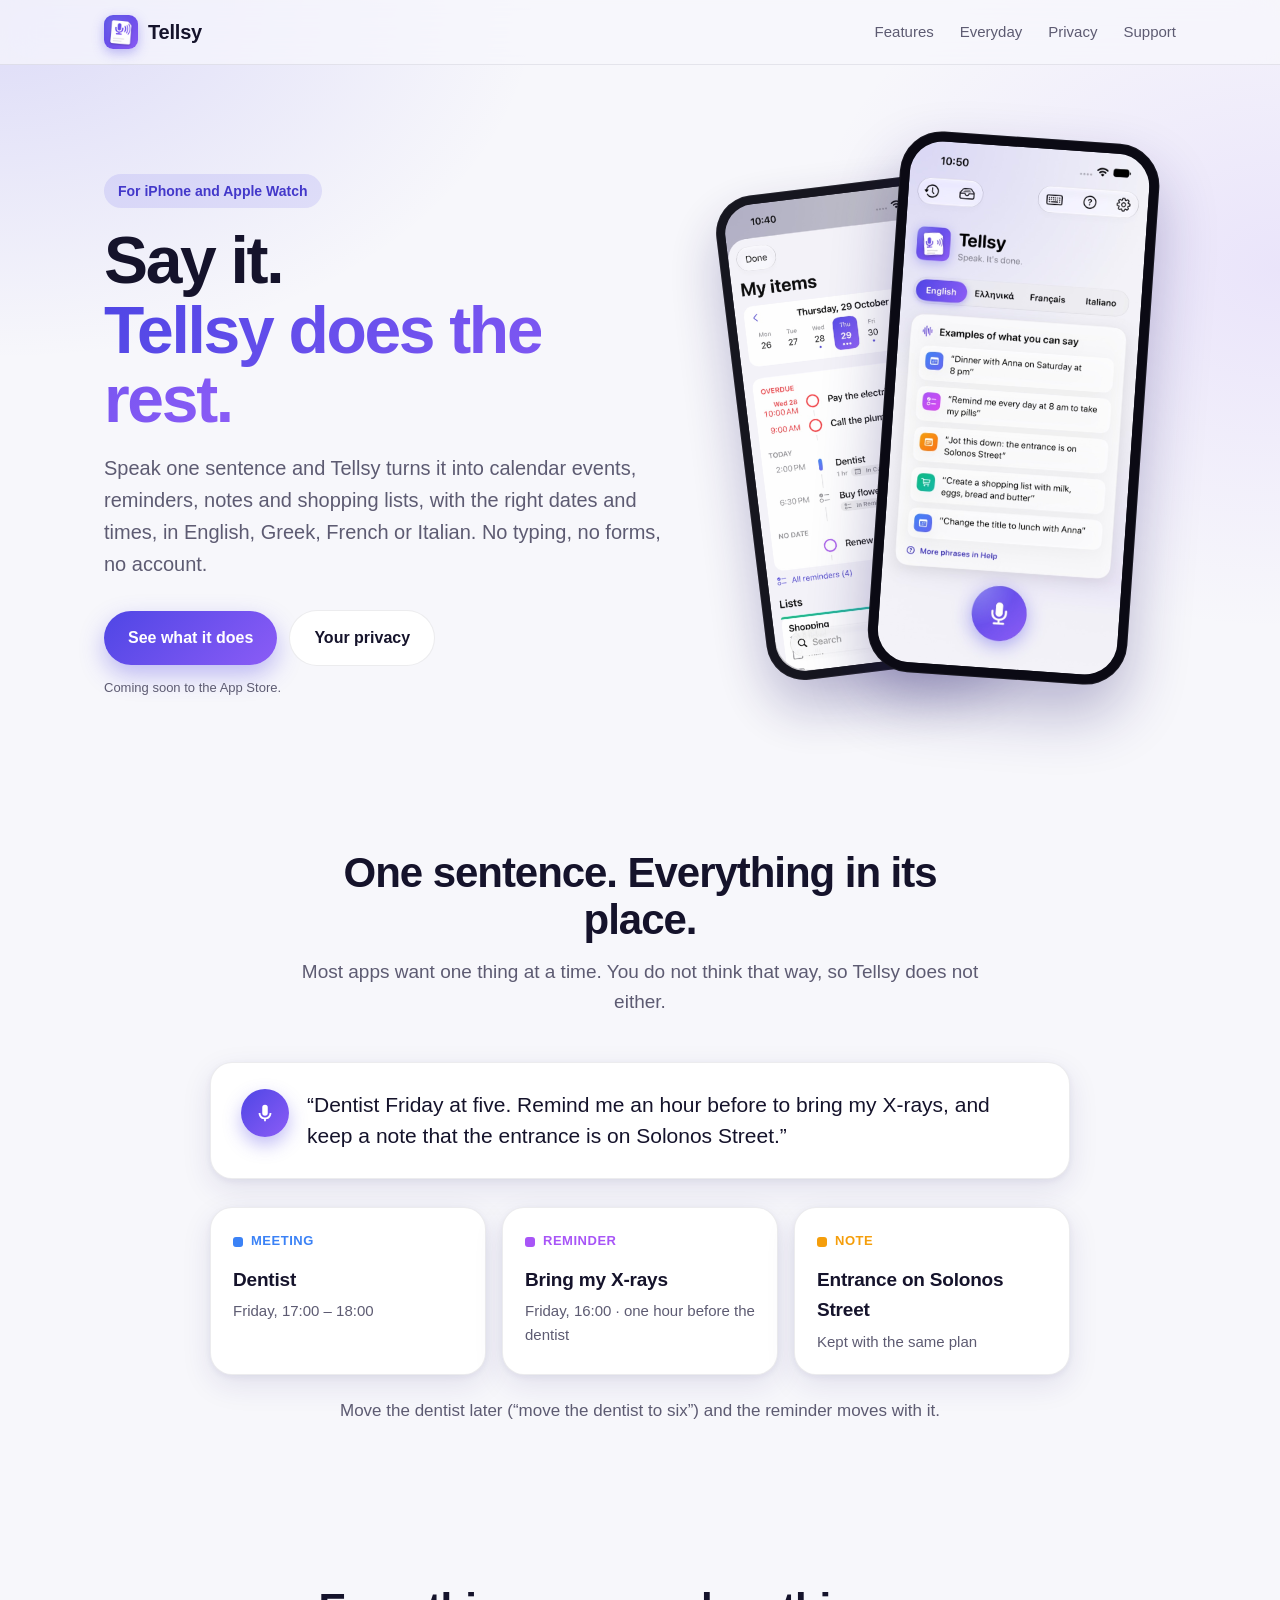
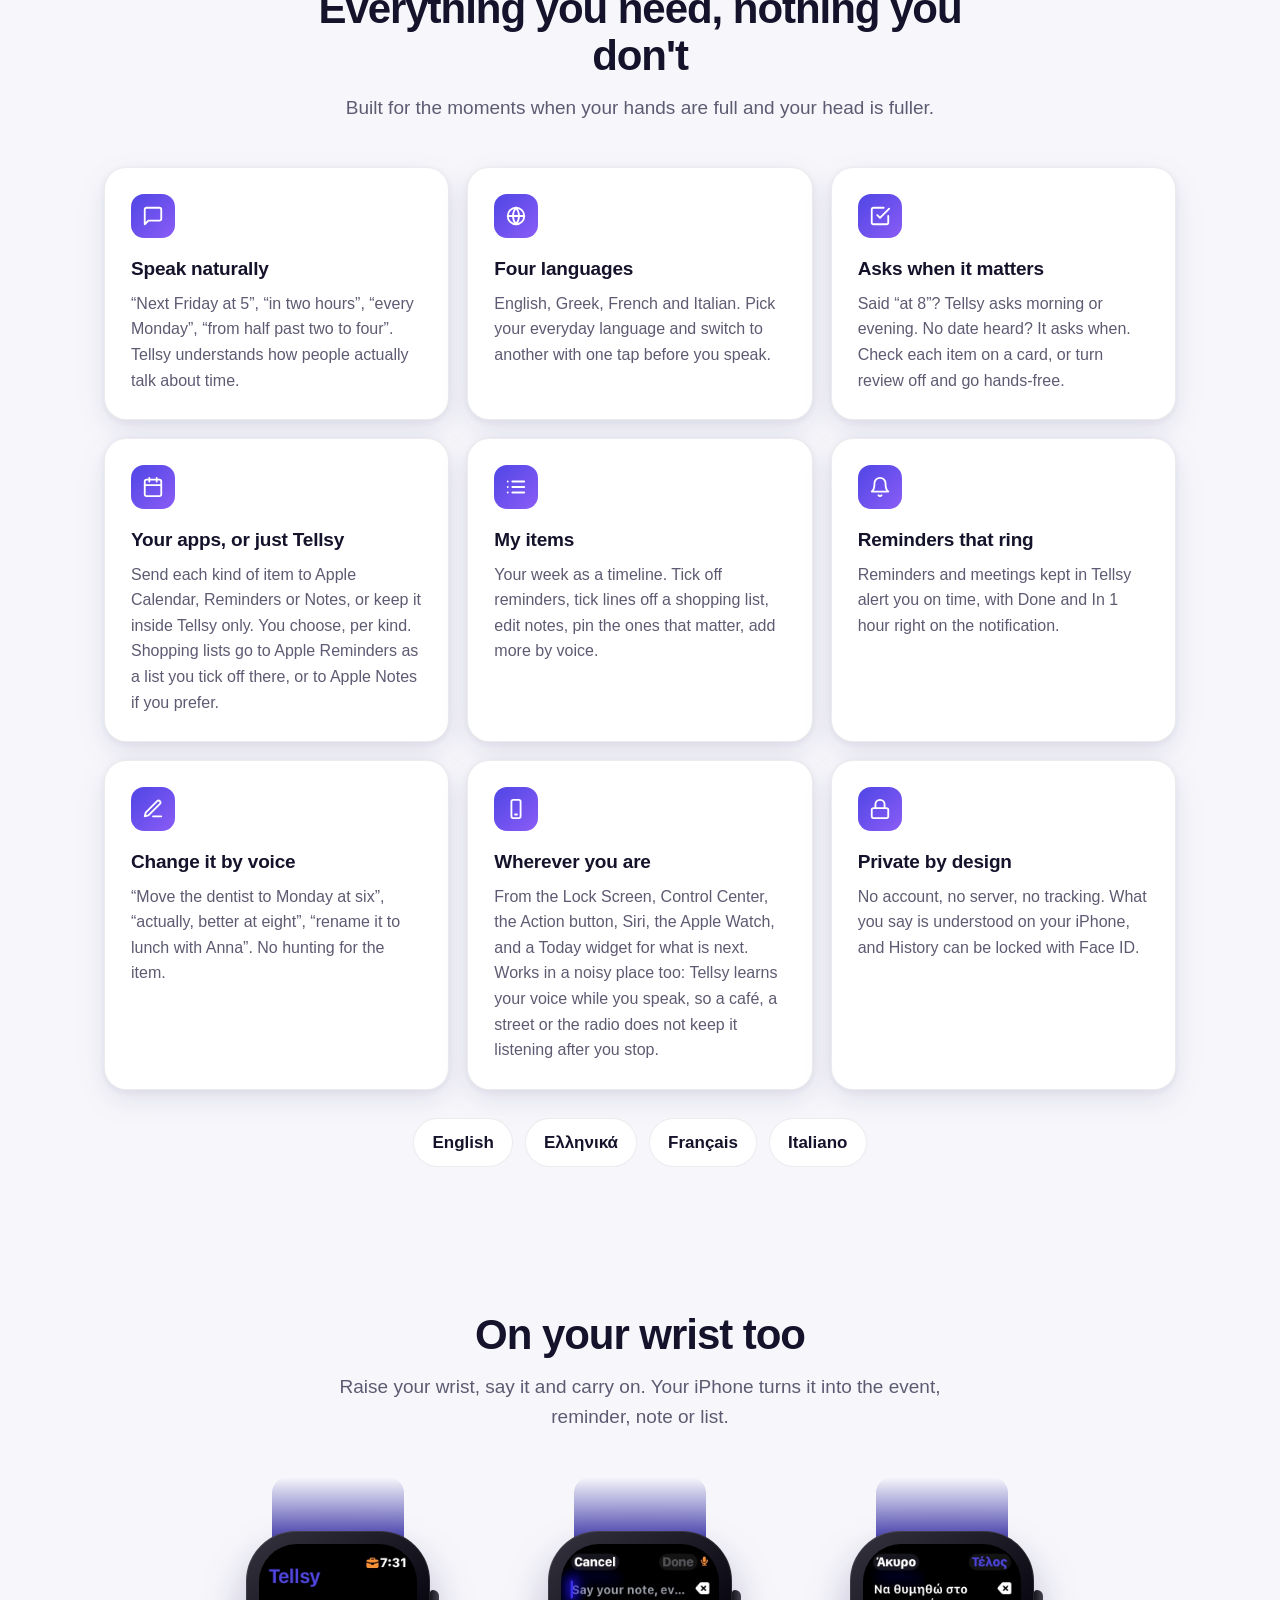
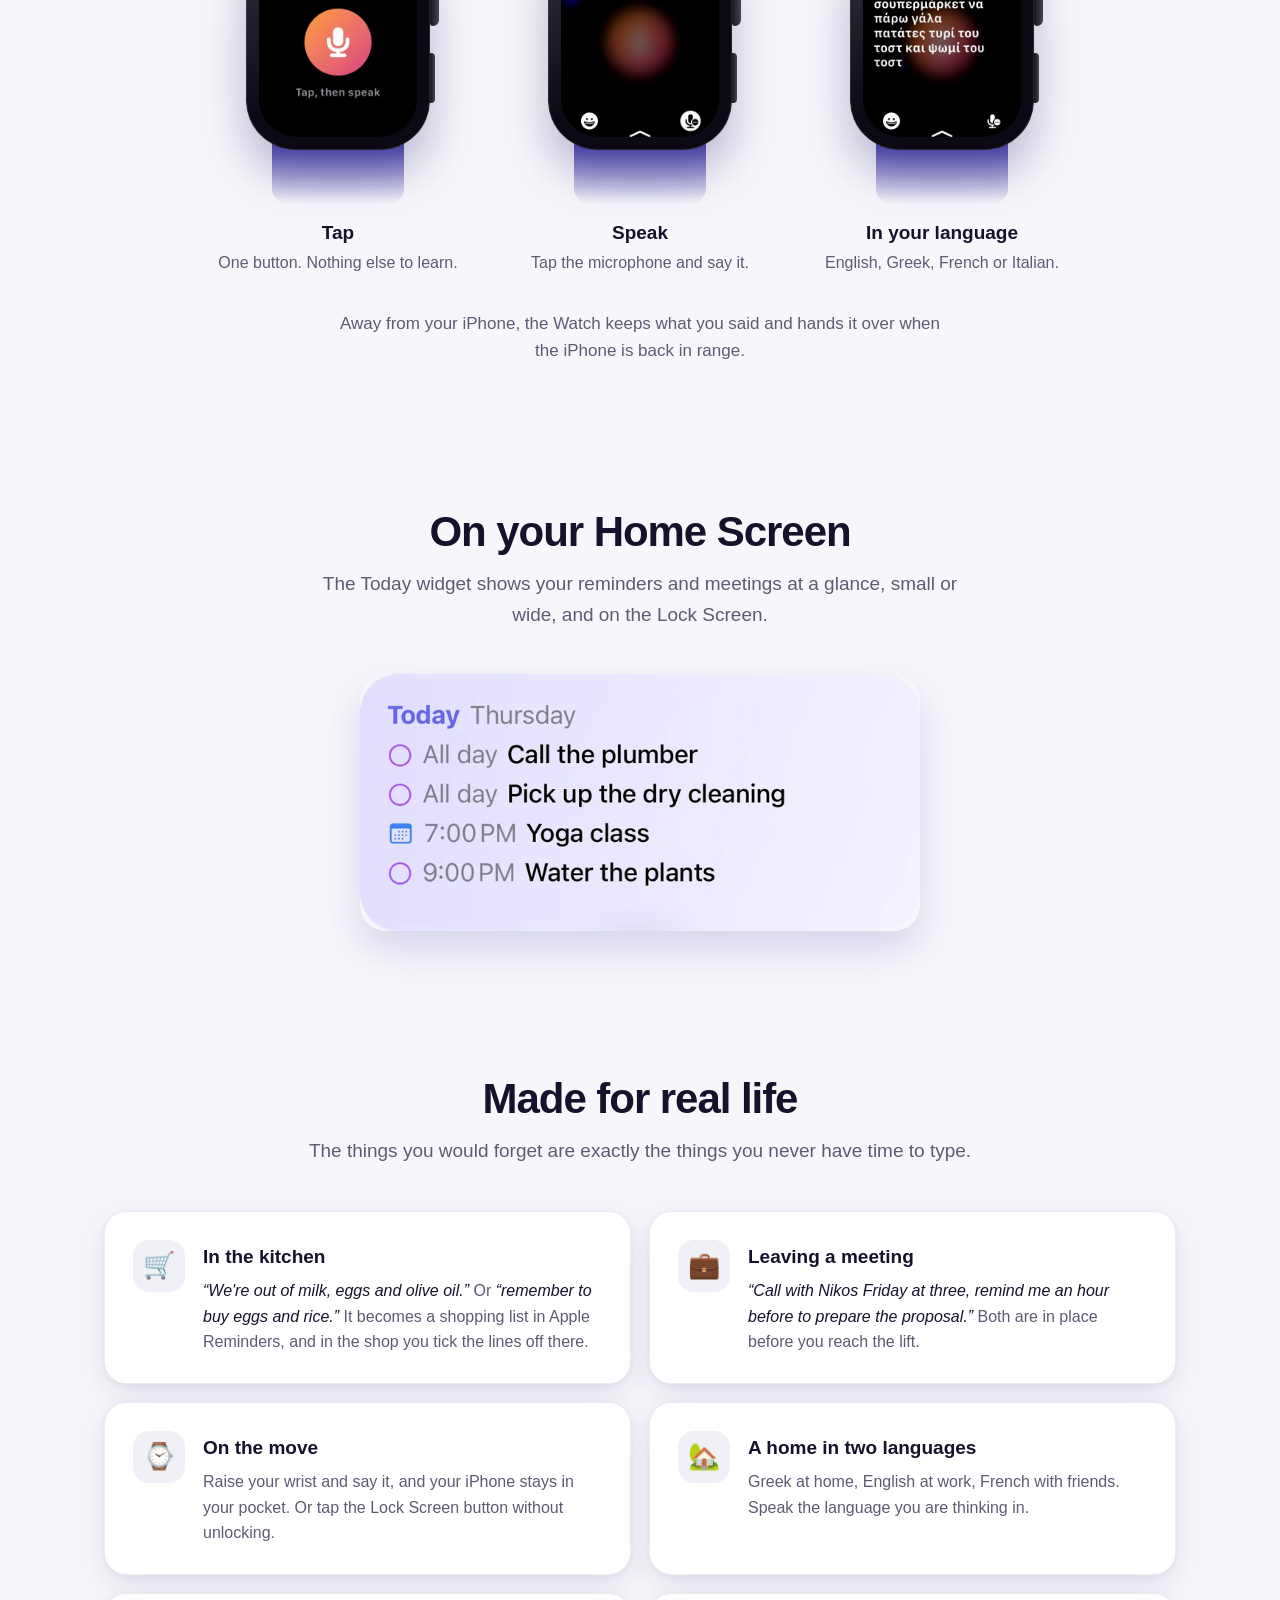
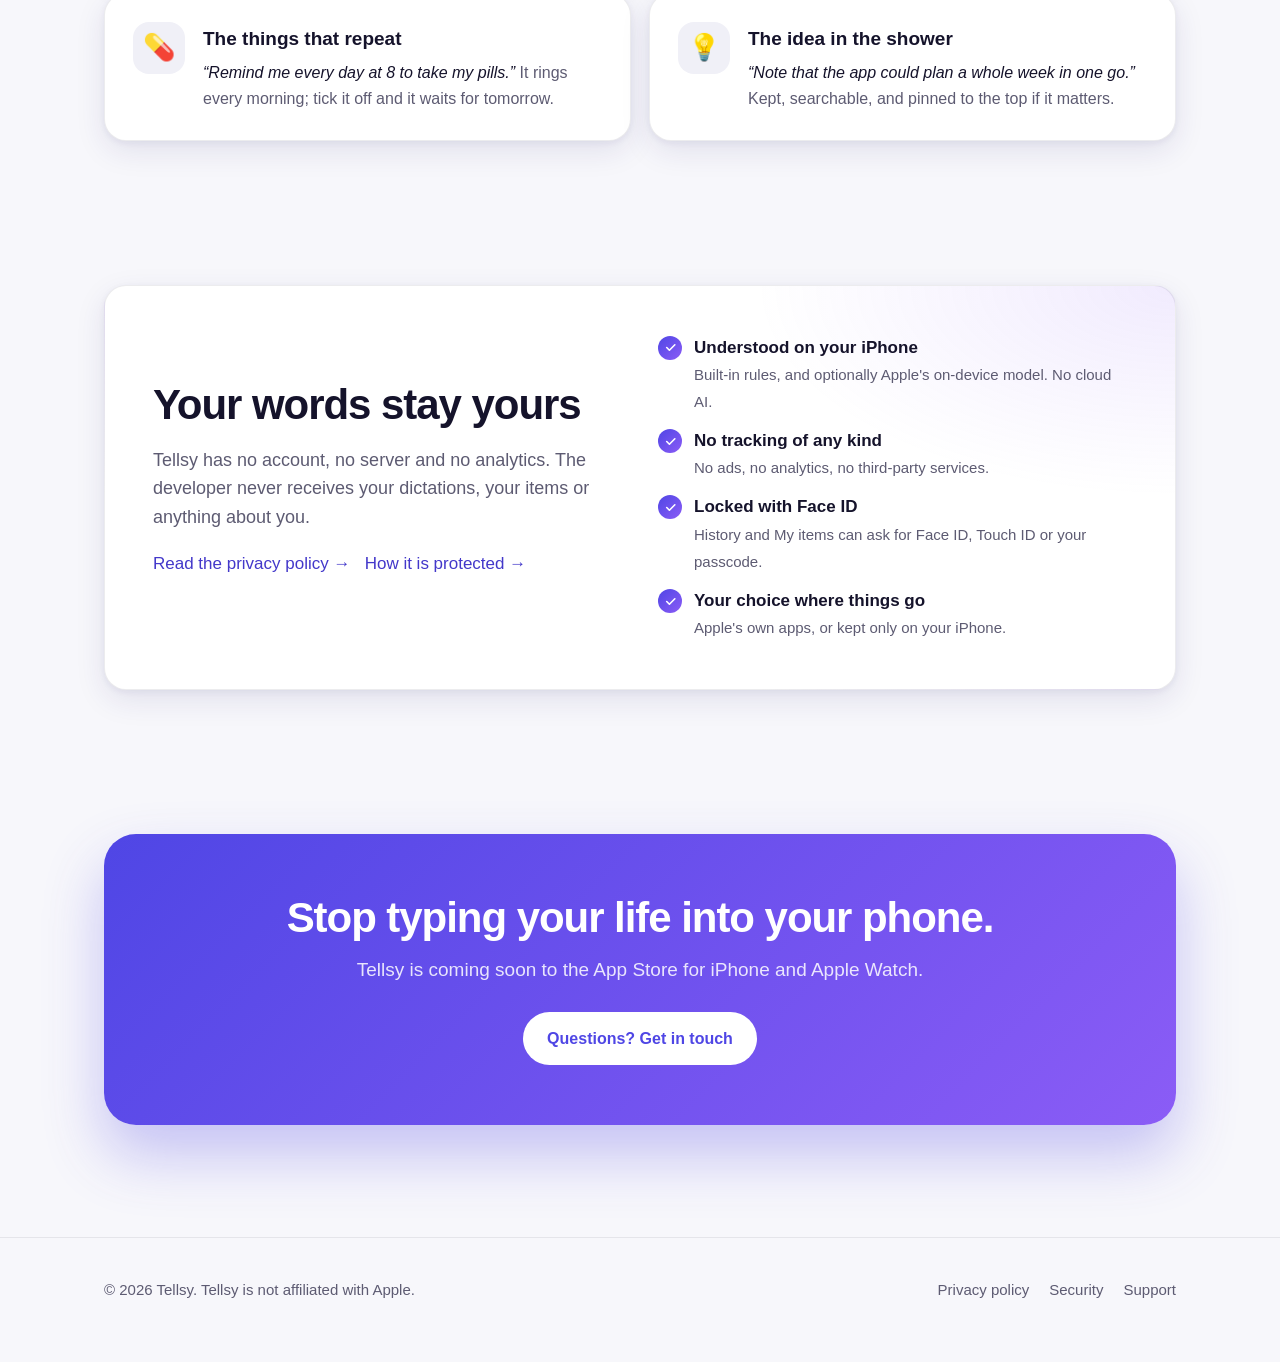
<file: index.html>
<!doctype html>
<html lang="en">
<head>
  <meta charset="utf-8">
  <meta name="viewport" content="width=device-width, initial-scale=1">
  <title>Tellsy – Say it. It's done.</title>
  <link rel="canonical" href="https://tellsy.app/">
  <meta name="description" content="Tellsy turns one spoken sentence into calendar events, reminders, notes and shopping lists on your iPhone. In English, Greek, French and Italian. Private by design: no account, no server, no tracking.">
  <meta name="theme-color" content="#4f46e5">
  <meta name="google-site-verification" content="_fXacWFFZCDyI2z_xOs1dXFgGIV4Jx7lQmusDZpRhsM" />
  <meta property="og:title" content="Tellsy – Say it. It's done.">
  <meta property="og:description" content="One sentence becomes your events, reminders, notes and lists. Private, on your iPhone.">
  <meta property="og:image" content="https://tellsy.app/assets/icon-512.png">
  <link rel="icon" type="image/png" href="/assets/favicon.png">
  <link rel="apple-touch-icon" href="/assets/apple-touch-icon.png">
  <link rel="stylesheet" href="/assets/style.css">
</head>
<body>

<header class="site-header">
  <div class="wrap">
    <a class="brand" href="/"><img src="/assets/apple-touch-icon.png" alt="">Tellsy</a>
    <nav class="nav" aria-label="Main">
      <a href="#features" class="hide-small">Features</a>
      <a href="#everyday" class="hide-small">Everyday</a>
      <a href="/privacy/">Privacy</a>
      <a href="/support/">Support</a>
    </nav>
  </div>
</header>

<main>

  <section class="hero">
    <div class="wrap">
      <div>
        <span class="eyebrow">For iPhone and Apple Watch</span>
        <h1>Say it.<br><span class="gradient-text">Tellsy does the rest.</span></h1>
        <p class="lead">Speak one sentence and Tellsy turns it into calendar events, reminders, notes and shopping lists, with the right dates and times, in English, Greek, French or Italian. No typing, no forms, no account.</p>
        <div class="cta">
          <a class="button" href="#features">See what it does</a>
          <a class="button secondary" href="/privacy/">Your privacy</a>
        </div>
        <span class="soon">Coming soon to the App Store.</span>
      </div>
      <div class="phones" aria-hidden="true">
        <div class="phone back"><img src="/assets/screens/my-items.jpg" alt="" width="640" height="1391" loading="lazy"></div>
        <div class="phone front"><img src="/assets/screens/home.jpg" alt="" width="640" height="1391"></div>
      </div>
    </div>
  </section>

  <section id="how">
    <div class="wrap">
      <div class="section-head">
        <h2>One sentence. Everything in its place.</h2>
        <p>Most apps want one thing at a time. You do not think that way, so Tellsy does not either.</p>
      </div>
      <div class="sentence card">
        <div class="mic"><svg viewBox="0 0 24 24" aria-hidden="true"><path d="M12 15a3 3 0 0 0 3-3V6a3 3 0 1 0-6 0v6a3 3 0 0 0 3 3Zm5-3a5 5 0 0 1-10 0H5a7 7 0 0 0 6 6.9V21h2v-2.1a7 7 0 0 0 6-6.9h-2Z"/></svg></div>
        <div>“Dentist Friday at five. Remind me an hour before to bring my X-rays, and keep a note that the entrance is on Solonos Street.”</div>
      </div>
      <div class="results">
        <div class="result card meeting">
          <span class="tag"><i></i>Meeting</span>
          <h3>Dentist</h3>
          <p>Friday, 17:00 – 18:00</p>
        </div>
        <div class="result card reminder">
          <span class="tag"><i></i>Reminder</span>
          <h3>Bring my X-rays</h3>
          <p>Friday, 16:00 · one hour before the dentist</p>
        </div>
        <div class="result card note">
          <span class="tag"><i></i>Note</span>
          <h3>Entrance on Solonos Street</h3>
          <p>Kept with the same plan</p>
        </div>
      </div>
      <p style="text-align:center;color:var(--muted);margin-top:22px">Move the dentist later (“move the dentist to six”) and the reminder moves with it.</p>
    </div>
  </section>

  <section id="features">
    <div class="wrap">
      <div class="section-head">
        <h2>Everything you need, nothing you don't</h2>
        <p>Built for the moments when your hands are full and your head is fuller.</p>
      </div>
      <div class="features">
        <div class="feature card">
          <div class="icon"><svg viewBox="0 0 24 24"><path d="M21 15a2 2 0 0 1-2 2H7l-4 4V5a2 2 0 0 1 2-2h14a2 2 0 0 1 2 2z"/></svg></div>
          <h3>Speak naturally</h3>
          <p>“Next Friday at 5”, “in two hours”, “every Monday”, “from half past two to four”. Tellsy understands how people actually talk about time.</p>
        </div>
        <div class="feature card">
          <div class="icon"><svg viewBox="0 0 24 24"><circle cx="12" cy="12" r="9"/><path d="M3 12h18M12 3a14 14 0 0 1 0 18M12 3a14 14 0 0 0 0 18"/></svg></div>
          <h3>Four languages</h3>
          <p>English, Greek, French and Italian. Pick your everyday language and switch to another with one tap before you speak.</p>
        </div>
        <div class="feature card">
          <div class="icon"><svg viewBox="0 0 24 24"><path d="M9 11l3 3L22 4"/><path d="M21 12v7a2 2 0 0 1-2 2H5a2 2 0 0 1-2-2V5a2 2 0 0 1 2-2h11"/></svg></div>
          <h3>Asks when it matters</h3>
          <p>Said “at 8”? Tellsy asks morning or evening. No date heard? It asks when. Check each item on a card, or turn review off and go hands-free.</p>
        </div>
        <div class="feature card">
          <div class="icon"><svg viewBox="0 0 24 24"><rect x="3" y="4" width="18" height="18" rx="2"/><path d="M16 2v4M8 2v4M3 10h18"/></svg></div>
          <h3>Your apps, or just Tellsy</h3>
          <p>Send each kind of item to Apple Calendar, Reminders or Notes, or keep it inside Tellsy only. You choose, per kind. Shopping lists go to Apple Reminders as a list you tick off there, or to Apple Notes if you prefer.</p>
        </div>
        <div class="feature card">
          <div class="icon"><svg viewBox="0 0 24 24"><path d="M8 6h13M8 12h13M8 18h13M3 6h.01M3 12h.01M3 18h.01"/></svg></div>
          <h3>My items</h3>
          <p>Your week as a timeline. Tick off reminders, tick lines off a shopping list, edit notes, pin the ones that matter, add more by voice.</p>
        </div>
        <div class="feature card">
          <div class="icon"><svg viewBox="0 0 24 24"><path d="M18 8a6 6 0 0 0-12 0c0 7-3 9-3 9h18s-3-2-3-9"/><path d="M13.7 21a2 2 0 0 1-3.4 0"/></svg></div>
          <h3>Reminders that ring</h3>
          <p>Reminders and meetings kept in Tellsy alert you on time, with Done and In 1 hour right on the notification.</p>
        </div>
        <div class="feature card">
          <div class="icon"><svg viewBox="0 0 24 24"><path d="M12 20h9"/><path d="M16.5 3.5a2.1 2.1 0 0 1 3 3L7 19l-4 1 1-4z"/></svg></div>
          <h3>Change it by voice</h3>
          <p>“Move the dentist to Monday at six”, “actually, better at eight”, “rename it to lunch with Anna”. No hunting for the item.</p>
        </div>
        <div class="feature card">
          <div class="icon"><svg viewBox="0 0 24 24"><rect x="7" y="2" width="10" height="20" rx="2"/><path d="M11 18h2"/></svg></div>
          <h3>Wherever you are</h3>
          <p>From the Lock Screen, Control Center, the Action button, Siri, the Apple Watch, and a Today widget for what is next. Works in a noisy place too: Tellsy learns your voice while you speak, so a café, a street or the radio does not keep it listening after you stop.</p>
        </div>
        <div class="feature card">
          <div class="icon"><svg viewBox="0 0 24 24"><rect x="3" y="11" width="18" height="11" rx="2"/><path d="M7 11V7a5 5 0 0 1 10 0v4"/></svg></div>
          <h3>Private by design</h3>
          <p>No account, no server, no tracking. What you say is understood on your iPhone, and History can be locked with Face ID.</p>
        </div>
      </div>
      <div class="languages" aria-label="Languages">
        <span>English</span><span>Ελληνικά</span><span>Français</span><span>Italiano</span>
      </div>
    </div>
  </section>

  <section id="watch">
    <div class="wrap">
      <div class="section-head">
        <h2>On your wrist too</h2>
        <p>Raise your wrist, say it and carry on. Your iPhone turns it into the event, reminder, note or list.</p>
      </div>
      <div class="watches">
        <figure class="watch-item">
          <div class="watch-strap"><div class="watch"><img src="/assets/screens/watch-home.jpg" alt="Tellsy on Apple Watch: one microphone button" width="396" height="484" loading="lazy"></div></div>
          <figcaption><b>Tap</b>One button. Nothing else to learn.</figcaption>
        </figure>
        <figure class="watch-item">
          <div class="watch-strap"><div class="watch"><img src="/assets/screens/watch-speak.jpg" alt="The Apple Watch dictation screen, ready to listen" width="396" height="484" loading="lazy"></div></div>
          <figcaption><b>Speak</b>Tap the microphone and say it.</figcaption>
        </figure>
        <figure class="watch-item">
          <div class="watch-strap"><div class="watch"><img src="/assets/screens/watch-greek.jpg" alt="A shopping reminder dictated in Greek on Apple Watch" width="396" height="484" loading="lazy"></div></div>
          <figcaption><b>In your language</b>English, Greek, French or Italian.</figcaption>
        </figure>
      </div>
      <p class="watch-note">Away from your iPhone, the Watch keeps what you said and hands it over when the iPhone is back in range.</p>
    </div>
  </section>

  <section id="widget">
    <div class="wrap">
      <div class="section-head">
        <h2>On your Home Screen</h2>
        <p>The Today widget shows your reminders and meetings at a glance, small or wide, and on the Lock Screen.</p>
      </div>
      <figure class="widget-shot">
        <img src="/assets/screens/widget-today.webp" alt="The Tellsy Today widget: two all-day reminders, a yoga class at 7:00 PM and watering the plants at 9:00 PM" width="760" height="349" loading="lazy">
      </figure>
    </div>
  </section>

  <section id="everyday">
    <div class="wrap">
      <div class="section-head">
        <h2>Made for real life</h2>
        <p>The things you would forget are exactly the things you never have time to type.</p>
      </div>
      <div class="moments">
        <div class="moment card">
          <div class="emoji" aria-hidden="true">🛒</div>
          <div>
            <h3>In the kitchen</h3>
            <p><q>We're out of milk, eggs and olive oil.</q> Or <q>remember to buy eggs and rice.</q> It becomes a shopping list in Apple Reminders, and in the shop you tick the lines off there.</p>
          </div>
        </div>
        <div class="moment card">
          <div class="emoji" aria-hidden="true">💼</div>
          <div>
            <h3>Leaving a meeting</h3>
            <p><q>Call with Nikos Friday at three, remind me an hour before to prepare the proposal.</q> Both are in place before you reach the lift.</p>
          </div>
        </div>
        <div class="moment card">
          <div class="emoji" aria-hidden="true">⌚</div>
          <div>
            <h3>On the move</h3>
            <p>Raise your wrist and say it, and your iPhone stays in your pocket. Or tap the Lock Screen button without unlocking.</p>
          </div>
        </div>
        <div class="moment card">
          <div class="emoji" aria-hidden="true">🏡</div>
          <div>
            <h3>A home in two languages</h3>
            <p>Greek at home, English at work, French with friends. Speak the language you are thinking in.</p>
          </div>
        </div>
        <div class="moment card">
          <div class="emoji" aria-hidden="true">💊</div>
          <div>
            <h3>The things that repeat</h3>
            <p><q>Remind me every day at 8 to take my pills.</q> It rings every morning; tick it off and it waits for tomorrow.</p>
          </div>
        </div>
        <div class="moment card">
          <div class="emoji" aria-hidden="true">💡</div>
          <div>
            <h3>The idea in the shower</h3>
            <p><q>Note that the app could plan a whole week in one go.</q> Kept, searchable, and pinned to the top if it matters.</p>
          </div>
        </div>
      </div>
    </div>
  </section>

  <section id="privacy">
    <div class="wrap">
      <div class="privacy-band card">
        <div>
          <h2>Your words stay yours</h2>
          <p style="color:var(--muted);font-size:18px">Tellsy has no account, no server and no analytics. The developer never receives your dictations, your items or anything about you.</p>
          <p><a href="/privacy/">Read the privacy policy →</a> &nbsp; <a href="/security/">How it is protected →</a></p>
        </div>
        <ul>
          <li><span class="check"><svg viewBox="0 0 24 24"><path d="M5 12l5 5L20 7"/></svg></span><div><b>Understood on your iPhone</b><span>Built-in rules, and optionally Apple's on-device model. No cloud AI.</span></div></li>
          <li><span class="check"><svg viewBox="0 0 24 24"><path d="M5 12l5 5L20 7"/></svg></span><div><b>No tracking of any kind</b><span>No ads, no analytics, no third-party services.</span></div></li>
          <li><span class="check"><svg viewBox="0 0 24 24"><path d="M5 12l5 5L20 7"/></svg></span><div><b>Locked with Face ID</b><span>History and My items can ask for Face ID, Touch ID or your passcode.</span></div></li>
          <li><span class="check"><svg viewBox="0 0 24 24"><path d="M5 12l5 5L20 7"/></svg></span><div><b>Your choice where things go</b><span>Apple's own apps, or kept only on your iPhone.</span></div></li>
        </ul>
      </div>
    </div>
  </section>

  <section>
    <div class="wrap">
      <div class="closing">
        <h2>Stop typing your life into your phone.</h2>
        <p>Tellsy is coming soon to the App Store for iPhone and Apple Watch.</p>
        <a class="button" href="/support/">Questions? Get in touch</a>
      </div>
    </div>
  </section>

</main>

<footer class="site-footer">
  <div class="wrap">
    <span>© 2026 Tellsy. Tellsy is not affiliated with Apple.</span>
    <nav aria-label="Footer">
      <a href="/privacy/">Privacy policy</a>
      <a href="/security/">Security</a>
      <a href="/support/">Support</a>
    </nav>
  </div>
</footer>

</body>
</html>
</file>
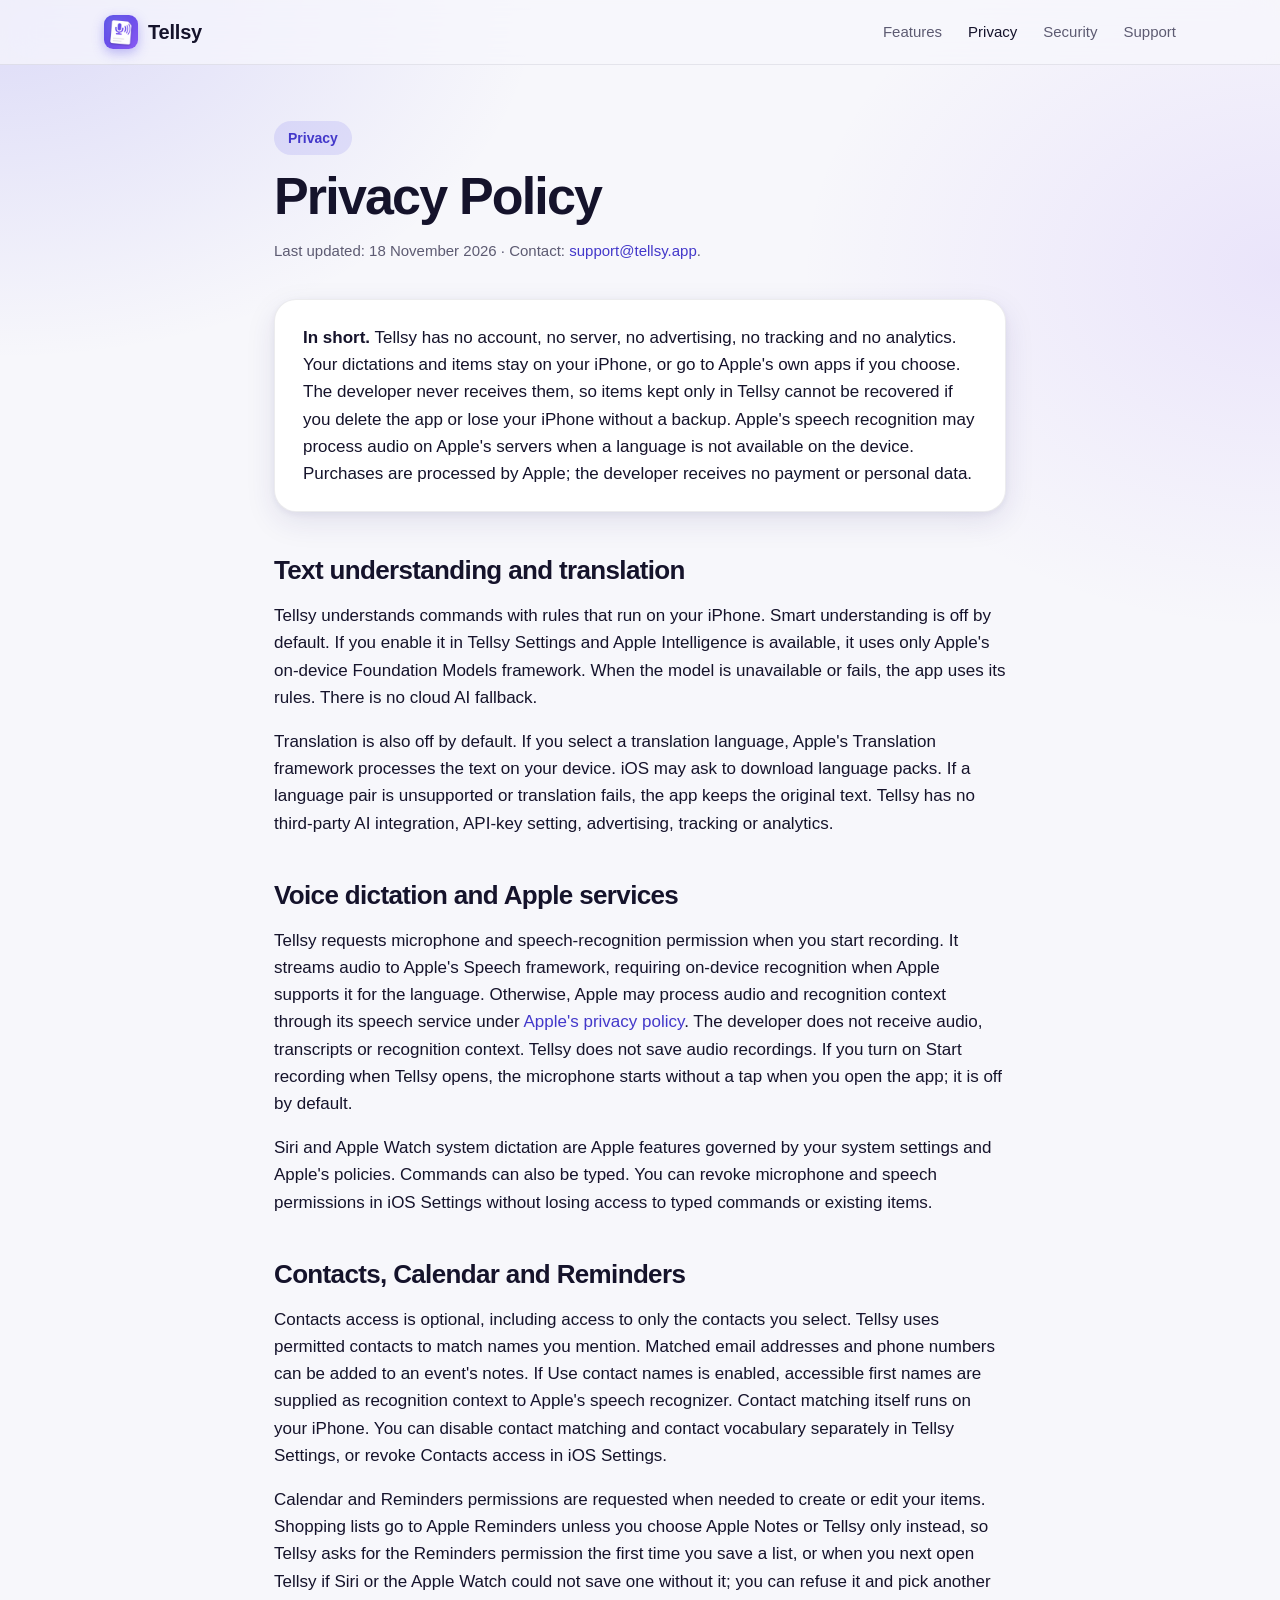
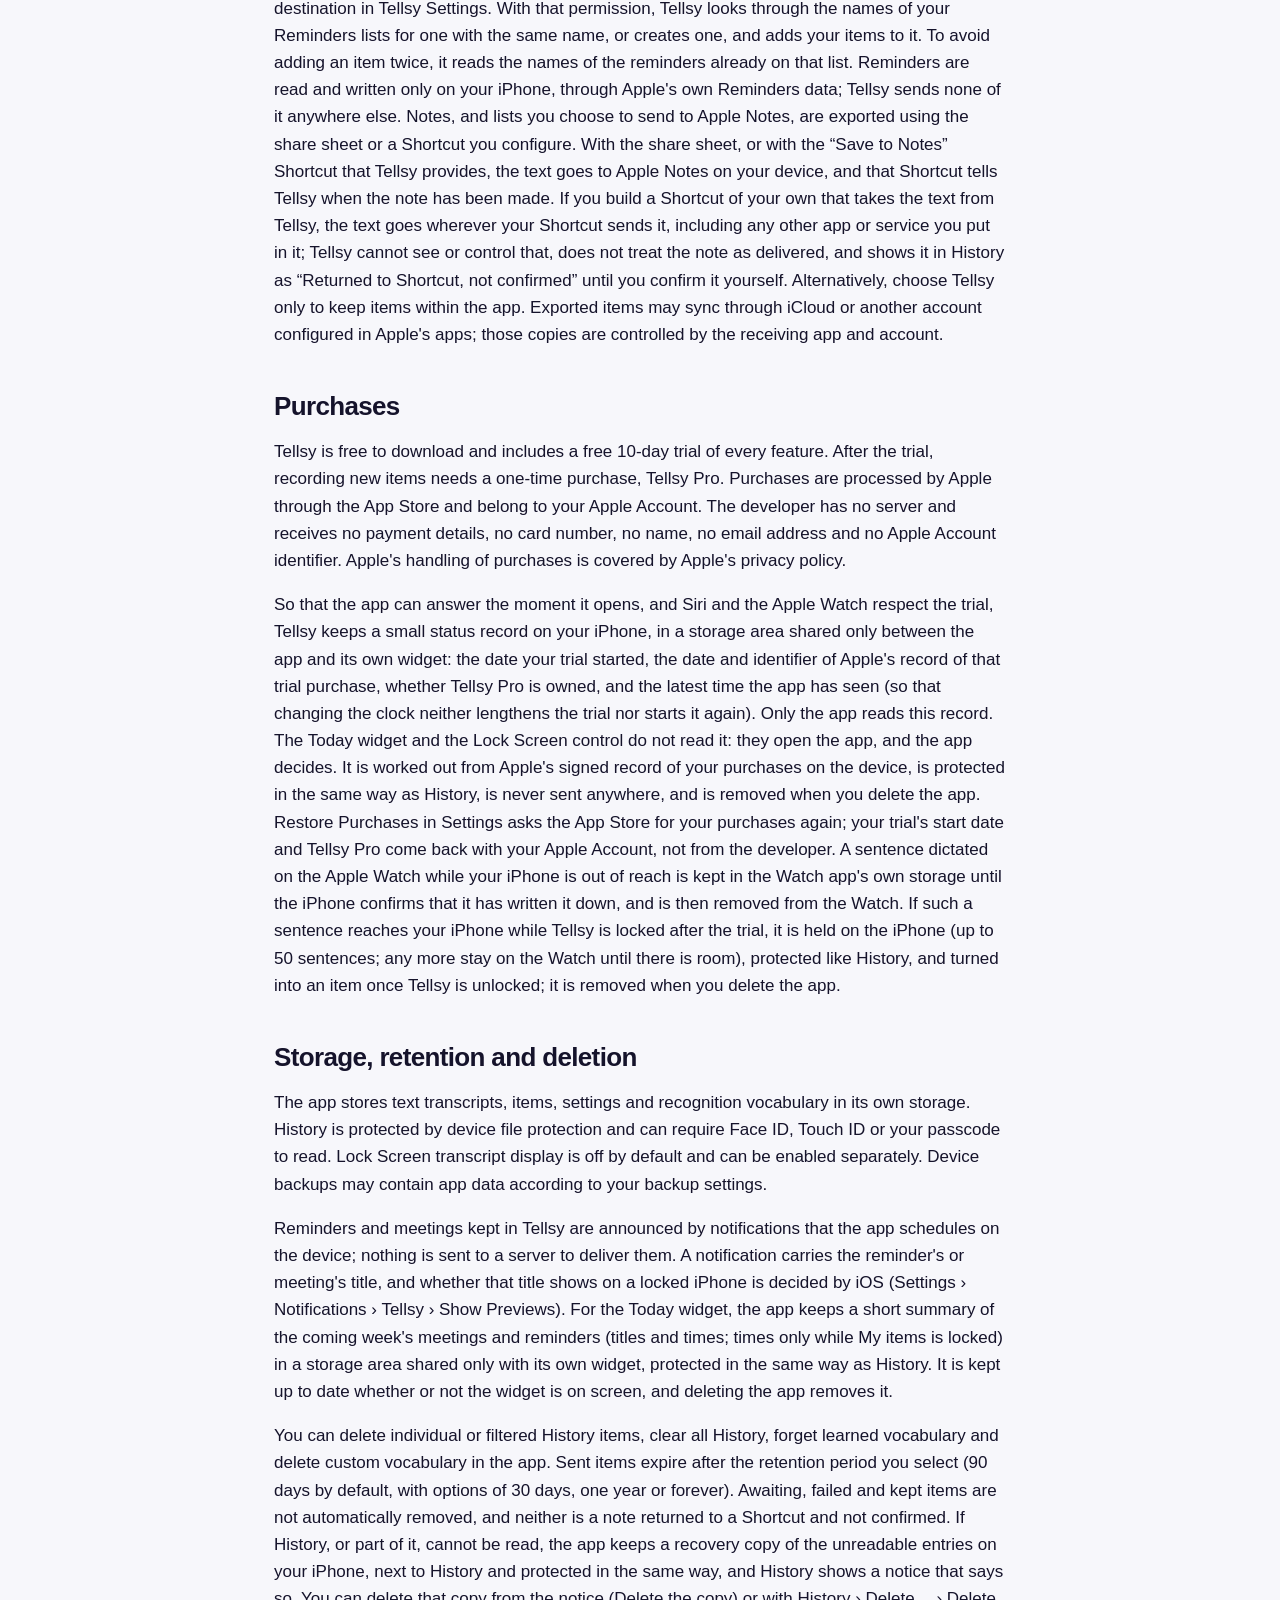
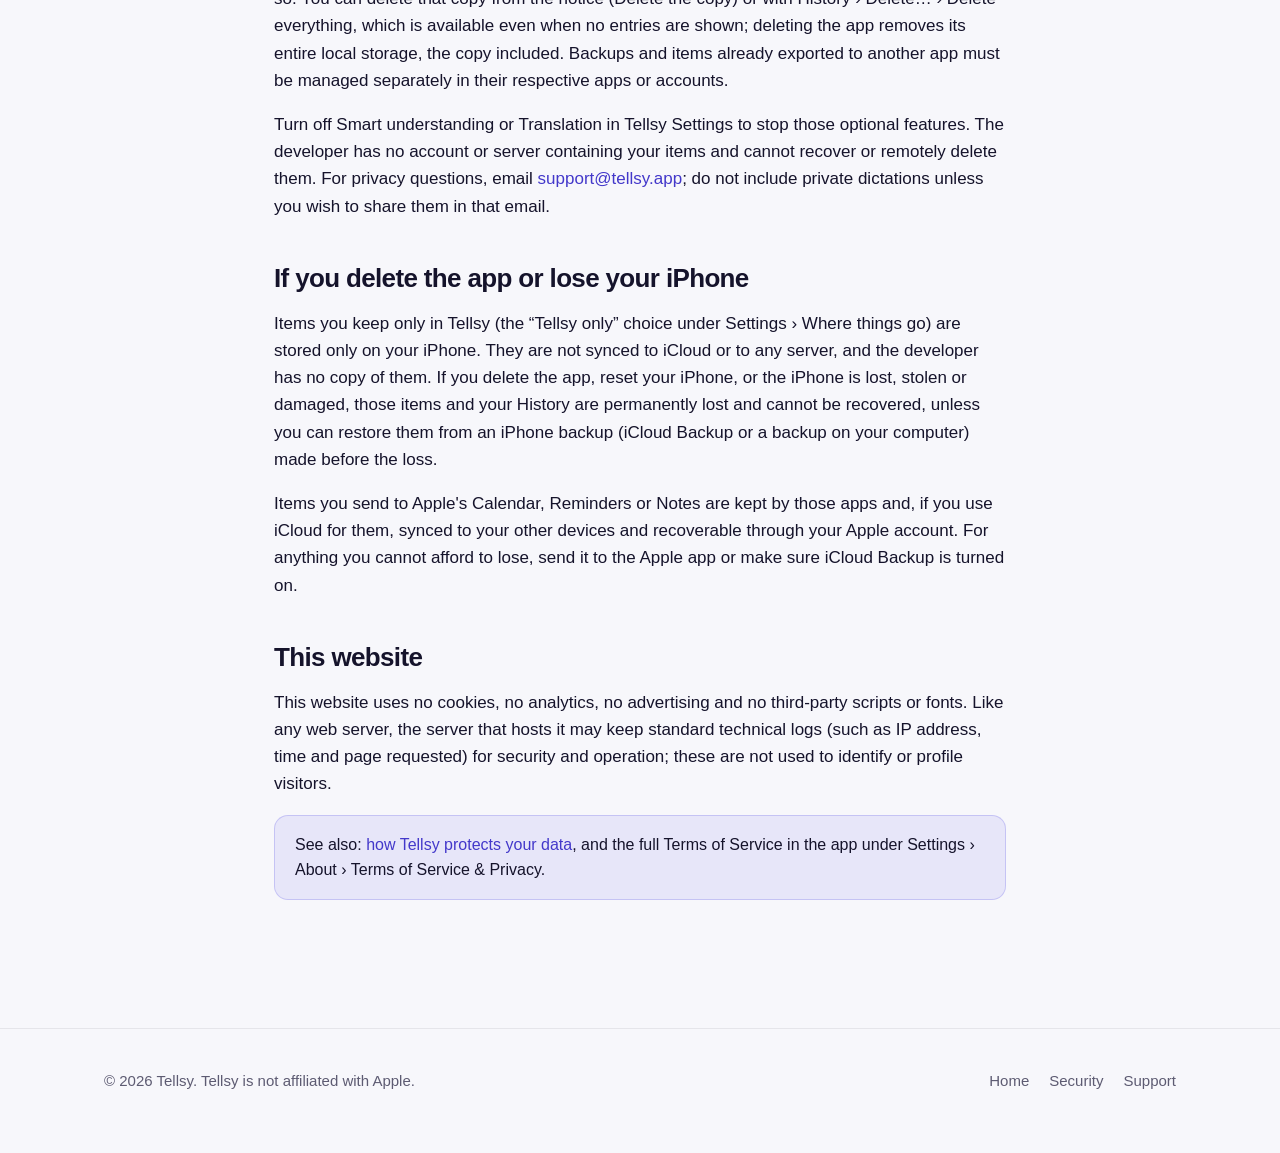
<file: privacy/index.html>
<!doctype html>
<html lang="en">
<head>
  <meta charset="utf-8">
  <meta name="viewport" content="width=device-width, initial-scale=1">
  <title>Privacy Policy – Tellsy</title>
  <link rel="canonical" href="https://tellsy.app/privacy/">
  <meta name="description" content="Tellsy's privacy policy: no account, no server, no tracking. What the app stores on your iPhone and what Apple's services process.">
  <meta name="theme-color" content="#4f46e5">
  <link rel="icon" type="image/png" href="/assets/favicon.png">
  <link rel="apple-touch-icon" href="/assets/apple-touch-icon.png">
  <link rel="stylesheet" href="/assets/style.css">
</head>
<body>

<header class="site-header">
  <div class="wrap">
    <a class="brand" href="/"><img src="/assets/apple-touch-icon.png" alt="">Tellsy</a>
    <nav class="nav" aria-label="Main">
      <a href="/#features" class="hide-small">Features</a>
      <a href="/privacy/" aria-current="page">Privacy</a>
      <a href="/security/">Security</a>
      <a href="/support/">Support</a>
    </nav>
  </div>
</header>

<main class="doc">
  <div class="wrap">
    <header>
      <span class="eyebrow">Privacy</span>
      <h1>Privacy Policy</h1>
      <p class="meta">Last updated: 18 November 2026 · Contact: <a href="mailto:support@tellsy.app">support@tellsy.app</a>.</p>
    </header>

    <div class="summary card">
      <p><b>In short.</b> Tellsy has no account, no server, no advertising, no tracking and no analytics. Your dictations and items stay on your iPhone, or go to Apple's own apps if you choose. The developer never receives them, so items kept only in Tellsy cannot be recovered if you delete the app or lose your iPhone without a backup. Apple's speech recognition may process audio on Apple's servers when a language is not available on the device. Purchases are processed by Apple; the developer receives no payment or personal data.</p>
    </div>

    <h2>Text understanding and translation</h2>
    <p>Tellsy understands commands with rules that run on your iPhone. Smart understanding is off by default. If you enable it in Tellsy Settings and Apple Intelligence is available, it uses only Apple's on-device Foundation Models framework. When the model is unavailable or fails, the app uses its rules. There is no cloud AI fallback.</p>
    <p>Translation is also off by default. If you select a translation language, Apple's Translation framework processes the text on your device. iOS may ask to download language packs. If a language pair is unsupported or translation fails, the app keeps the original text. Tellsy has no third-party AI integration, API-key setting, advertising, tracking or analytics.</p>

    <h2>Voice dictation and Apple services</h2>
    <p>Tellsy requests microphone and speech-recognition permission when you start recording. It streams audio to Apple's Speech framework, requiring on-device recognition when Apple supports it for the language. Otherwise, Apple may process audio and recognition context through its speech service under <a href="https://www.apple.com/legal/privacy/">Apple's privacy policy</a>. The developer does not receive audio, transcripts or recognition context. Tellsy does not save audio recordings. If you turn on Start recording when Tellsy opens, the microphone starts without a tap when you open the app; it is off by default.</p>
    <p>Siri and Apple Watch system dictation are Apple features governed by your system settings and Apple's policies. Commands can also be typed. You can revoke microphone and speech permissions in iOS Settings without losing access to typed commands or existing items.</p>

    <h2>Contacts, Calendar and Reminders</h2>
    <p>Contacts access is optional, including access to only the contacts you select. Tellsy uses permitted contacts to match names you mention. Matched email addresses and phone numbers can be added to an event's notes. If Use contact names is enabled, accessible first names are supplied as recognition context to Apple's speech recognizer. Contact matching itself runs on your iPhone. You can disable contact matching and contact vocabulary separately in Tellsy Settings, or revoke Contacts access in iOS Settings.</p>
    <p>Calendar and Reminders permissions are requested when needed to create or edit your items. Shopping lists go to Apple Reminders unless you choose Apple Notes or Tellsy only instead, so Tellsy asks for the Reminders permission the first time you save a list, or when you next open Tellsy if Siri or the Apple Watch could not save one without it; you can refuse it and pick another destination in Tellsy Settings. With that permission, Tellsy looks through the names of your Reminders lists for one with the same name, or creates one, and adds your items to it. To avoid adding an item twice, it reads the names of the reminders already on that list. Reminders are read and written only on your iPhone, through Apple's own Reminders data; Tellsy sends none of it anywhere else. Notes, and lists you choose to send to Apple Notes, are exported using the share sheet or a Shortcut you configure. With the share sheet, or with the “Save to Notes” Shortcut that Tellsy provides, the text goes to Apple Notes on your device, and that Shortcut tells Tellsy when the note has been made. If you build a Shortcut of your own that takes the text from Tellsy, the text goes wherever your Shortcut sends it, including any other app or service you put in it; Tellsy cannot see or control that, does not treat the note as delivered, and shows it in History as “Returned to Shortcut, not confirmed” until you confirm it yourself. Alternatively, choose Tellsy only to keep items within the app. Exported items may sync through iCloud or another account configured in Apple's apps; those copies are controlled by the receiving app and account.</p>

    <h2>Purchases</h2>
    <p>Tellsy is free to download and includes a free 10-day trial of every feature. After the trial, recording new items needs a one-time purchase, Tellsy Pro. Purchases are processed by Apple through the App Store and belong to your Apple Account. The developer has no server and receives no payment details, no card number, no name, no email address and no Apple Account identifier. Apple's handling of purchases is covered by Apple's privacy policy.</p>
    <p>So that the app can answer the moment it opens, and Siri and the Apple Watch respect the trial, Tellsy keeps a small status record on your iPhone, in a storage area shared only between the app and its own widget: the date your trial started, the date and identifier of Apple's record of that trial purchase, whether Tellsy Pro is owned, and the latest time the app has seen (so that changing the clock neither lengthens the trial nor starts it again). Only the app reads this record. The Today widget and the Lock Screen control do not read it: they open the app, and the app decides. It is worked out from Apple's signed record of your purchases on the device, is protected in the same way as History, is never sent anywhere, and is removed when you delete the app. Restore Purchases in Settings asks the App Store for your purchases again; your trial's start date and Tellsy Pro come back with your Apple Account, not from the developer. A sentence dictated on the Apple Watch while your iPhone is out of reach is kept in the Watch app's own storage until the iPhone confirms that it has written it down, and is then removed from the Watch. If such a sentence reaches your iPhone while Tellsy is locked after the trial, it is held on the iPhone (up to 50 sentences; any more stay on the Watch until there is room), protected like History, and turned into an item once Tellsy is unlocked; it is removed when you delete the app.</p>

    <h2>Storage, retention and deletion</h2>
    <p>The app stores text transcripts, items, settings and recognition vocabulary in its own storage. History is protected by device file protection and can require Face ID, Touch ID or your passcode to read. Lock Screen transcript display is off by default and can be enabled separately. Device backups may contain app data according to your backup settings.</p>
    <p>Reminders and meetings kept in Tellsy are announced by notifications that the app schedules on the device; nothing is sent to a server to deliver them. A notification carries the reminder's or meeting's title, and whether that title shows on a locked iPhone is decided by iOS (Settings › Notifications › Tellsy › Show Previews). For the Today widget, the app keeps a short summary of the coming week's meetings and reminders (titles and times; times only while My items is locked) in a storage area shared only with its own widget, protected in the same way as History. It is kept up to date whether or not the widget is on screen, and deleting the app removes it.</p>
    <p>You can delete individual or filtered History items, clear all History, forget learned vocabulary and delete custom vocabulary in the app. Sent items expire after the retention period you select (90 days by default, with options of 30 days, one year or forever). Awaiting, failed and kept items are not automatically removed, and neither is a note returned to a Shortcut and not confirmed. If History, or part of it, cannot be read, the app keeps a recovery copy of the unreadable entries on your iPhone, next to History and protected in the same way, and History shows a notice that says so. You can delete that copy from the notice (Delete the copy) or with History › Delete… › Delete everything, which is available even when no entries are shown; deleting the app removes its entire local storage, the copy included. Backups and items already exported to another app must be managed separately in their respective apps or accounts.</p>
    <p>Turn off Smart understanding or Translation in Tellsy Settings to stop those optional features. The developer has no account or server containing your items and cannot recover or remotely delete them. For privacy questions, email <a href="mailto:support@tellsy.app">support@tellsy.app</a>; do not include private dictations unless you wish to share them in that email.</p>

    <h2>If you delete the app or lose your iPhone</h2>
    <p>Items you keep only in Tellsy (the “Tellsy only” choice under Settings › Where things go) are stored only on your iPhone. They are not synced to iCloud or to any server, and the developer has no copy of them. If you delete the app, reset your iPhone, or the iPhone is lost, stolen or damaged, those items and your History are permanently lost and cannot be recovered, unless you can restore them from an iPhone backup (iCloud Backup or a backup on your computer) made before the loss.</p>
    <p>Items you send to Apple's Calendar, Reminders or Notes are kept by those apps and, if you use iCloud for them, synced to your other devices and recoverable through your Apple account. For anything you cannot afford to lose, send it to the Apple app or make sure iCloud Backup is turned on.</p>

    <h2>This website</h2>
    <p>This website uses no cookies, no analytics, no advertising and no third-party scripts or fonts. Like any web server, the server that hosts it may keep standard technical logs (such as IP address, time and page requested) for security and operation; these are not used to identify or profile visitors.</p>

    <p class="note-box">See also: <a href="/security/">how Tellsy protects your data</a>, and the full Terms of Service in the app under Settings › About › Terms of Service &amp; Privacy.</p>
  </div>
</main>

<footer class="site-footer">
  <div class="wrap">
    <span>© 2026 Tellsy. Tellsy is not affiliated with Apple.</span>
    <nav aria-label="Footer">
      <a href="/">Home</a>
      <a href="/security/">Security</a>
      <a href="/support/">Support</a>
    </nav>
  </div>
</footer>

</body>
</html>
</file>
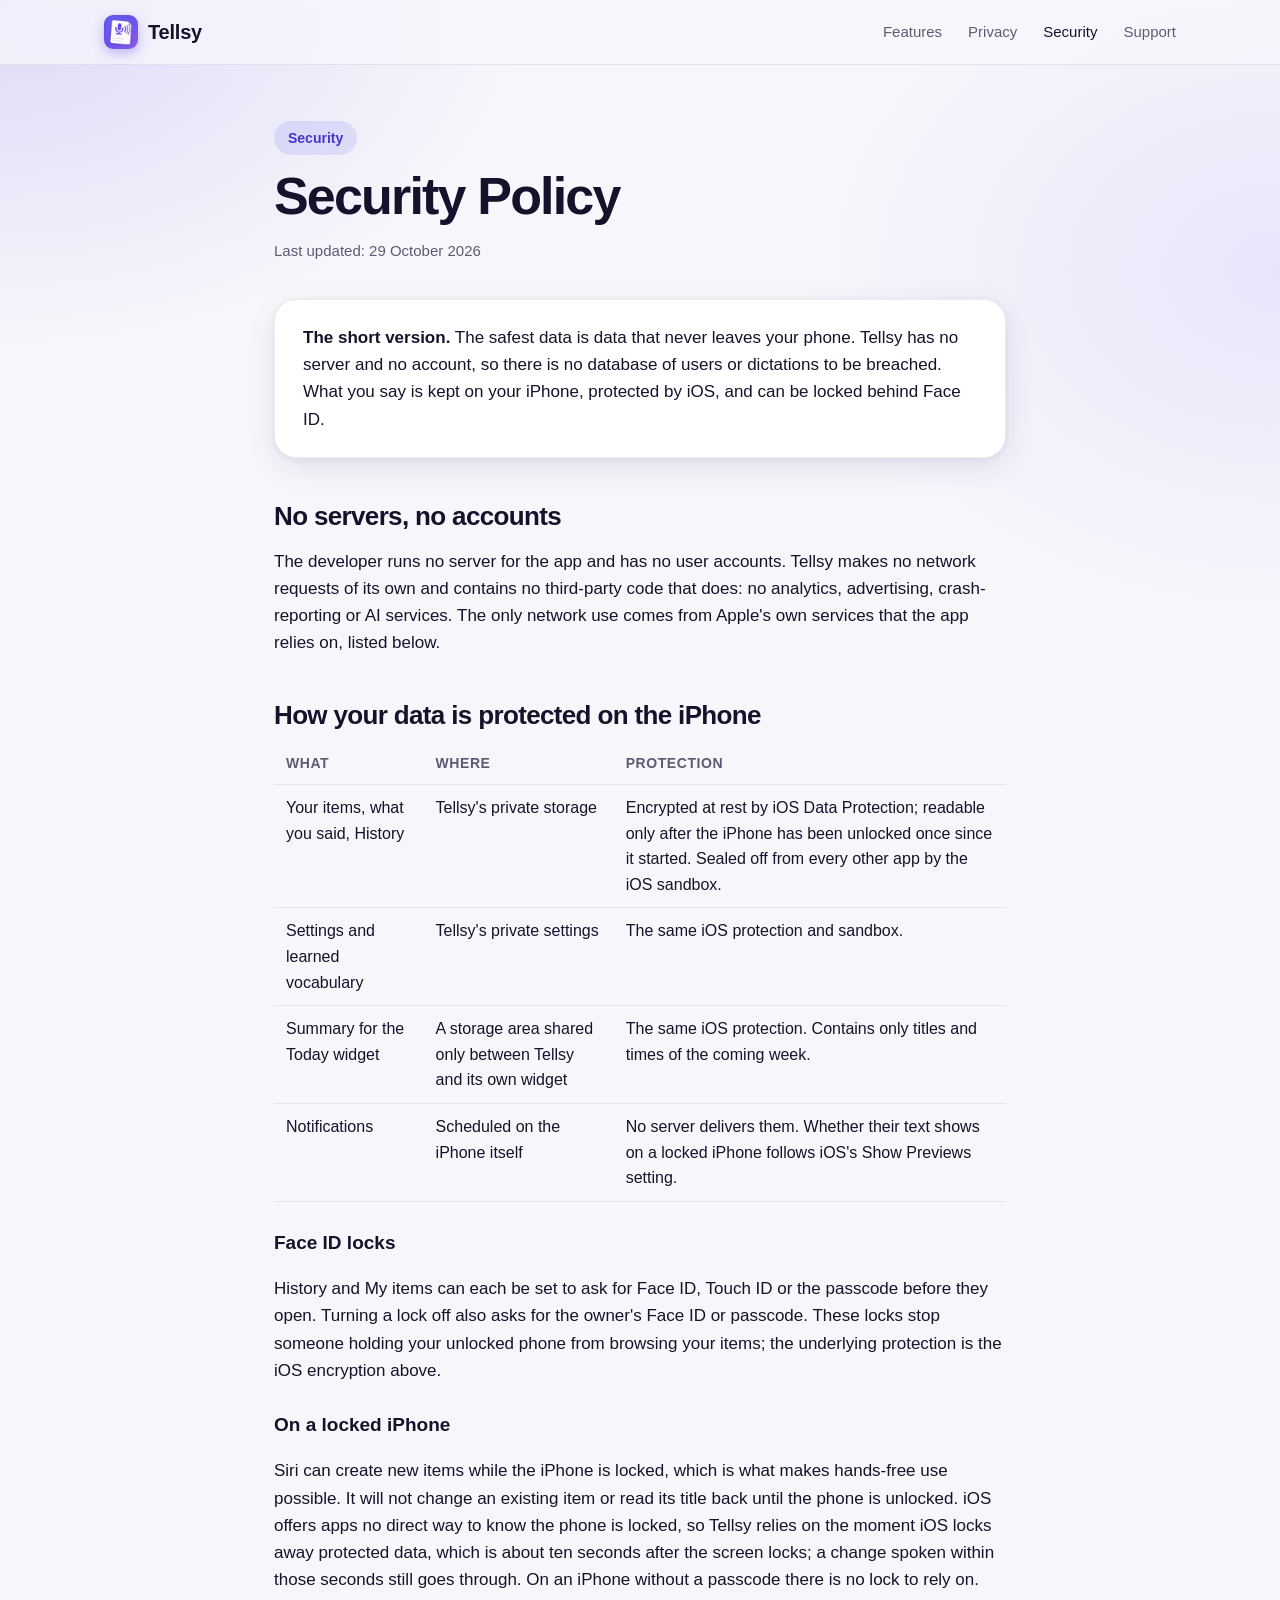
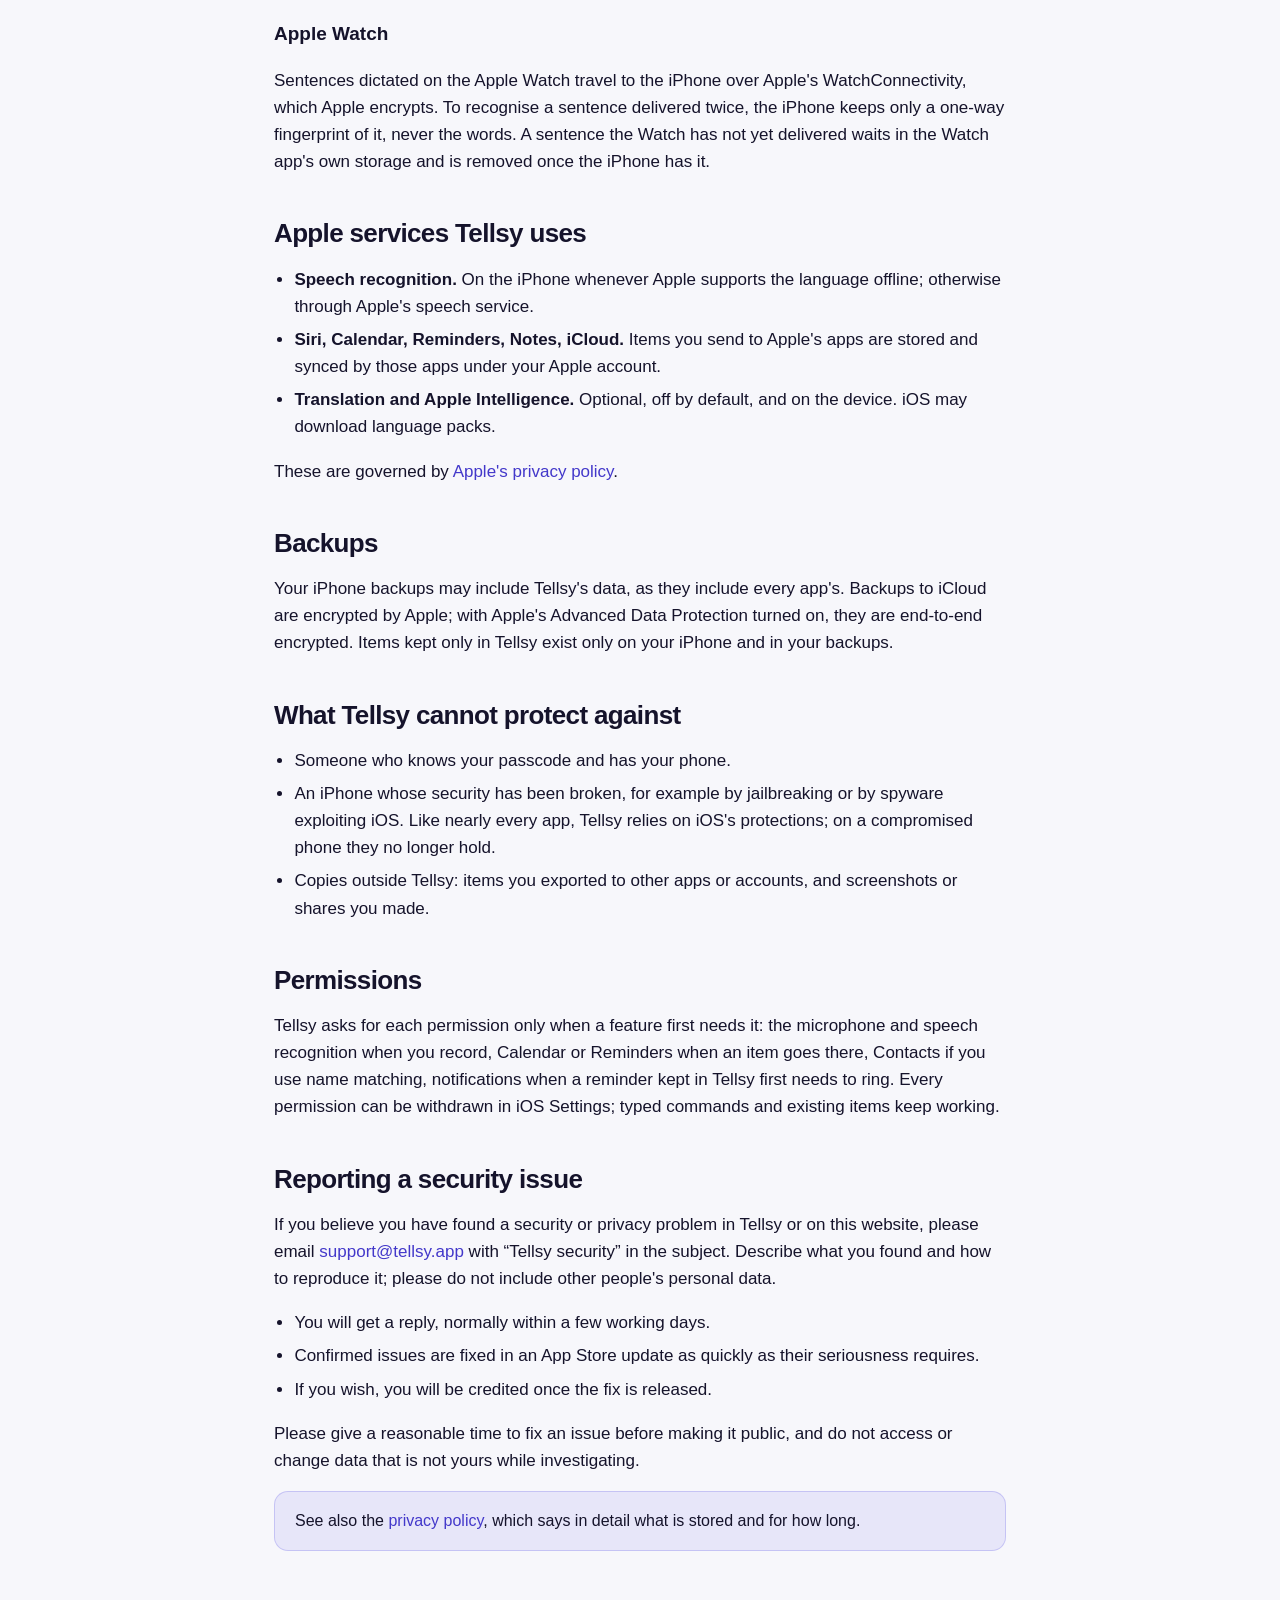
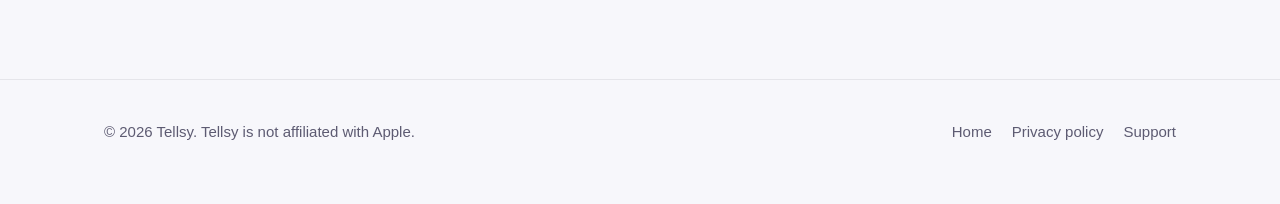
<file: security/index.html>
<!doctype html>
<html lang="en">
<head>
  <meta charset="utf-8">
  <meta name="viewport" content="width=device-width, initial-scale=1">
  <title>Security – Tellsy</title>
  <link rel="canonical" href="https://tellsy.app/security/">
  <meta name="description" content="How Tellsy protects what you dictate: on-device storage, iOS data protection, Face ID locks, no servers, and how to report a security issue.">
  <meta name="theme-color" content="#4f46e5">
  <link rel="icon" type="image/png" href="/assets/favicon.png">
  <link rel="apple-touch-icon" href="/assets/apple-touch-icon.png">
  <link rel="stylesheet" href="/assets/style.css">
</head>
<body>

<header class="site-header">
  <div class="wrap">
    <a class="brand" href="/"><img src="/assets/apple-touch-icon.png" alt="">Tellsy</a>
    <nav class="nav" aria-label="Main">
      <a href="/#features" class="hide-small">Features</a>
      <a href="/privacy/">Privacy</a>
      <a href="/security/" aria-current="page">Security</a>
      <a href="/support/">Support</a>
    </nav>
  </div>
</header>

<main class="doc">
  <div class="wrap">
    <header>
      <span class="eyebrow">Security</span>
      <h1>Security Policy</h1>
      <p class="meta">Last updated: 29 October 2026</p>
    </header>

    <div class="summary card">
      <p><b>The short version.</b> The safest data is data that never leaves your phone. Tellsy has no server and no account, so there is no database of users or dictations to be breached. What you say is kept on your iPhone, protected by iOS, and can be locked behind Face ID.</p>
    </div>

    <h2>No servers, no accounts</h2>
    <p>The developer runs no server for the app and has no user accounts. Tellsy makes no network requests of its own and contains no third-party code that does: no analytics, advertising, crash-reporting or AI services. The only network use comes from Apple's own services that the app relies on, listed below.</p>

    <h2>How your data is protected on the iPhone</h2>
    <table>
      <tr><th>What</th><th>Where</th><th>Protection</th></tr>
      <tr><td>Your items, what you said, History</td><td>Tellsy's private storage</td><td>Encrypted at rest by iOS Data Protection; readable only after the iPhone has been unlocked once since it started. Sealed off from every other app by the iOS sandbox.</td></tr>
      <tr><td>Settings and learned vocabulary</td><td>Tellsy's private settings</td><td>The same iOS protection and sandbox.</td></tr>
      <tr><td>Summary for the Today widget</td><td>A storage area shared only between Tellsy and its own widget</td><td>The same iOS protection. Contains only titles and times of the coming week.</td></tr>
      <tr><td>Notifications</td><td>Scheduled on the iPhone itself</td><td>No server delivers them. Whether their text shows on a locked iPhone follows iOS's Show Previews setting.</td></tr>
    </table>

    <h3>Face ID locks</h3>
    <p>History and My items can each be set to ask for Face ID, Touch ID or the passcode before they open. Turning a lock off also asks for the owner's Face ID or passcode. These locks stop someone holding your unlocked phone from browsing your items; the underlying protection is the iOS encryption above.</p>

    <h3>On a locked iPhone</h3>
    <p>Siri can create new items while the iPhone is locked, which is what makes hands-free use possible. It will not change an existing item or read its title back until the phone is unlocked. iOS offers apps no direct way to know the phone is locked, so Tellsy relies on the moment iOS locks away protected data, which is about ten seconds after the screen locks; a change spoken within those seconds still goes through. On an iPhone without a passcode there is no lock to rely on.</p>

    <h3>Apple Watch</h3>
    <p>Sentences dictated on the Apple Watch travel to the iPhone over Apple's WatchConnectivity, which Apple encrypts. To recognise a sentence delivered twice, the iPhone keeps only a one-way fingerprint of it, never the words. A sentence the Watch has not yet delivered waits in the Watch app's own storage and is removed once the iPhone has it.</p>

    <h2>Apple services Tellsy uses</h2>
    <ul>
      <li><b>Speech recognition.</b> On the iPhone whenever Apple supports the language offline; otherwise through Apple's speech service.</li>
      <li><b>Siri, Calendar, Reminders, Notes, iCloud.</b> Items you send to Apple's apps are stored and synced by those apps under your Apple account.</li>
      <li><b>Translation and Apple Intelligence.</b> Optional, off by default, and on the device. iOS may download language packs.</li>
    </ul>
    <p>These are governed by <a href="https://www.apple.com/legal/privacy/">Apple's privacy policy</a>.</p>

    <h2>Backups</h2>
    <p>Your iPhone backups may include Tellsy's data, as they include every app's. Backups to iCloud are encrypted by Apple; with Apple's Advanced Data Protection turned on, they are end-to-end encrypted. Items kept only in Tellsy exist only on your iPhone and in your backups.</p>

    <h2>What Tellsy cannot protect against</h2>
    <ul>
      <li>Someone who knows your passcode and has your phone.</li>
      <li>An iPhone whose security has been broken, for example by jailbreaking or by spyware exploiting iOS. Like nearly every app, Tellsy relies on iOS's protections; on a compromised phone they no longer hold.</li>
      <li>Copies outside Tellsy: items you exported to other apps or accounts, and screenshots or shares you made.</li>
    </ul>

    <h2>Permissions</h2>
    <p>Tellsy asks for each permission only when a feature first needs it: the microphone and speech recognition when you record, Calendar or Reminders when an item goes there, Contacts if you use name matching, notifications when a reminder kept in Tellsy first needs to ring. Every permission can be withdrawn in iOS Settings; typed commands and existing items keep working.</p>

    <h2>Reporting a security issue</h2>
    <p>If you believe you have found a security or privacy problem in Tellsy or on this website, please email <a href="mailto:support@tellsy.app?subject=Tellsy%20security">support@tellsy.app</a> with “Tellsy security” in the subject. Describe what you found and how to reproduce it; please do not include other people's personal data.</p>
    <ul>
      <li>You will get a reply, normally within a few working days.</li>
      <li>Confirmed issues are fixed in an App Store update as quickly as their seriousness requires.</li>
      <li>If you wish, you will be credited once the fix is released.</li>
    </ul>
    <p>Please give a reasonable time to fix an issue before making it public, and do not access or change data that is not yours while investigating.</p>

    <p class="note-box">See also the <a href="/privacy/">privacy policy</a>, which says in detail what is stored and for how long.</p>
  </div>
</main>

<footer class="site-footer">
  <div class="wrap">
    <span>© 2026 Tellsy. Tellsy is not affiliated with Apple.</span>
    <nav aria-label="Footer">
      <a href="/">Home</a>
      <a href="/privacy/">Privacy policy</a>
      <a href="/support/">Support</a>
    </nav>
  </div>
</footer>

</body>
</html>
</file>
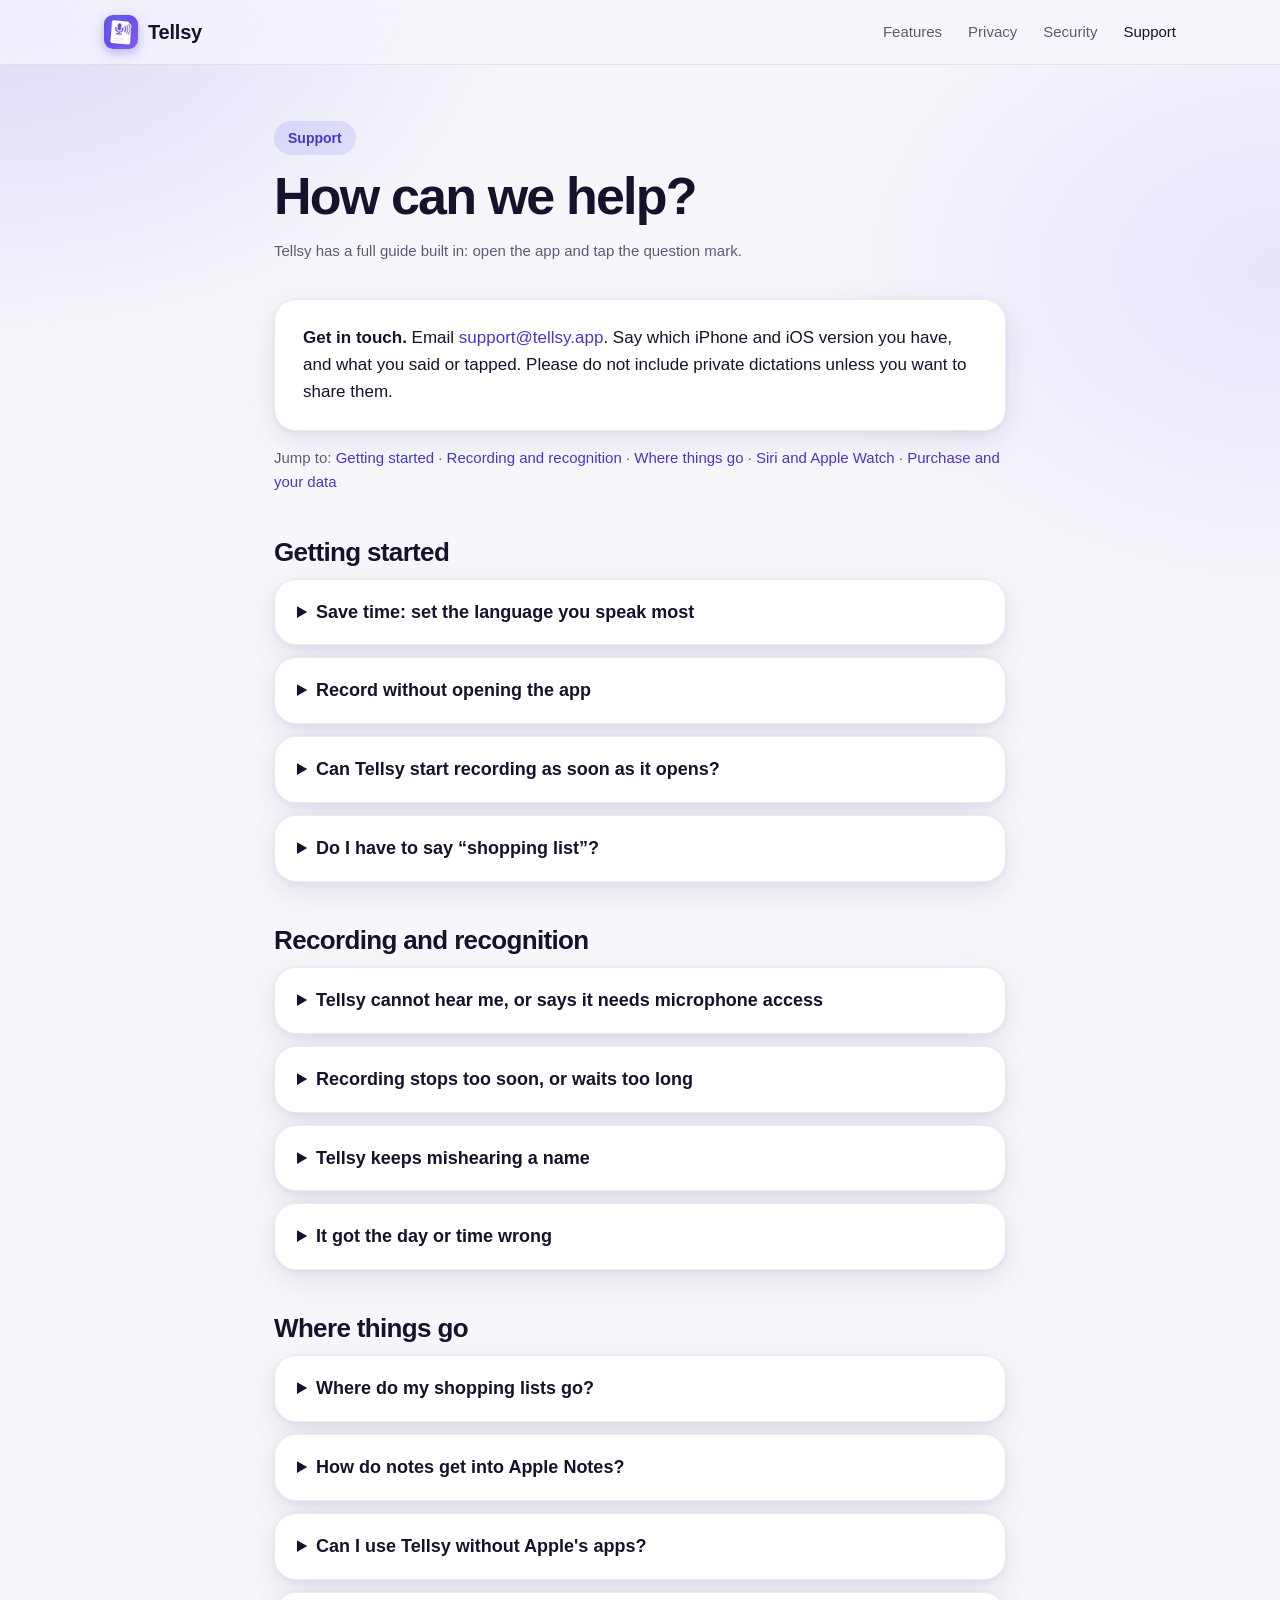
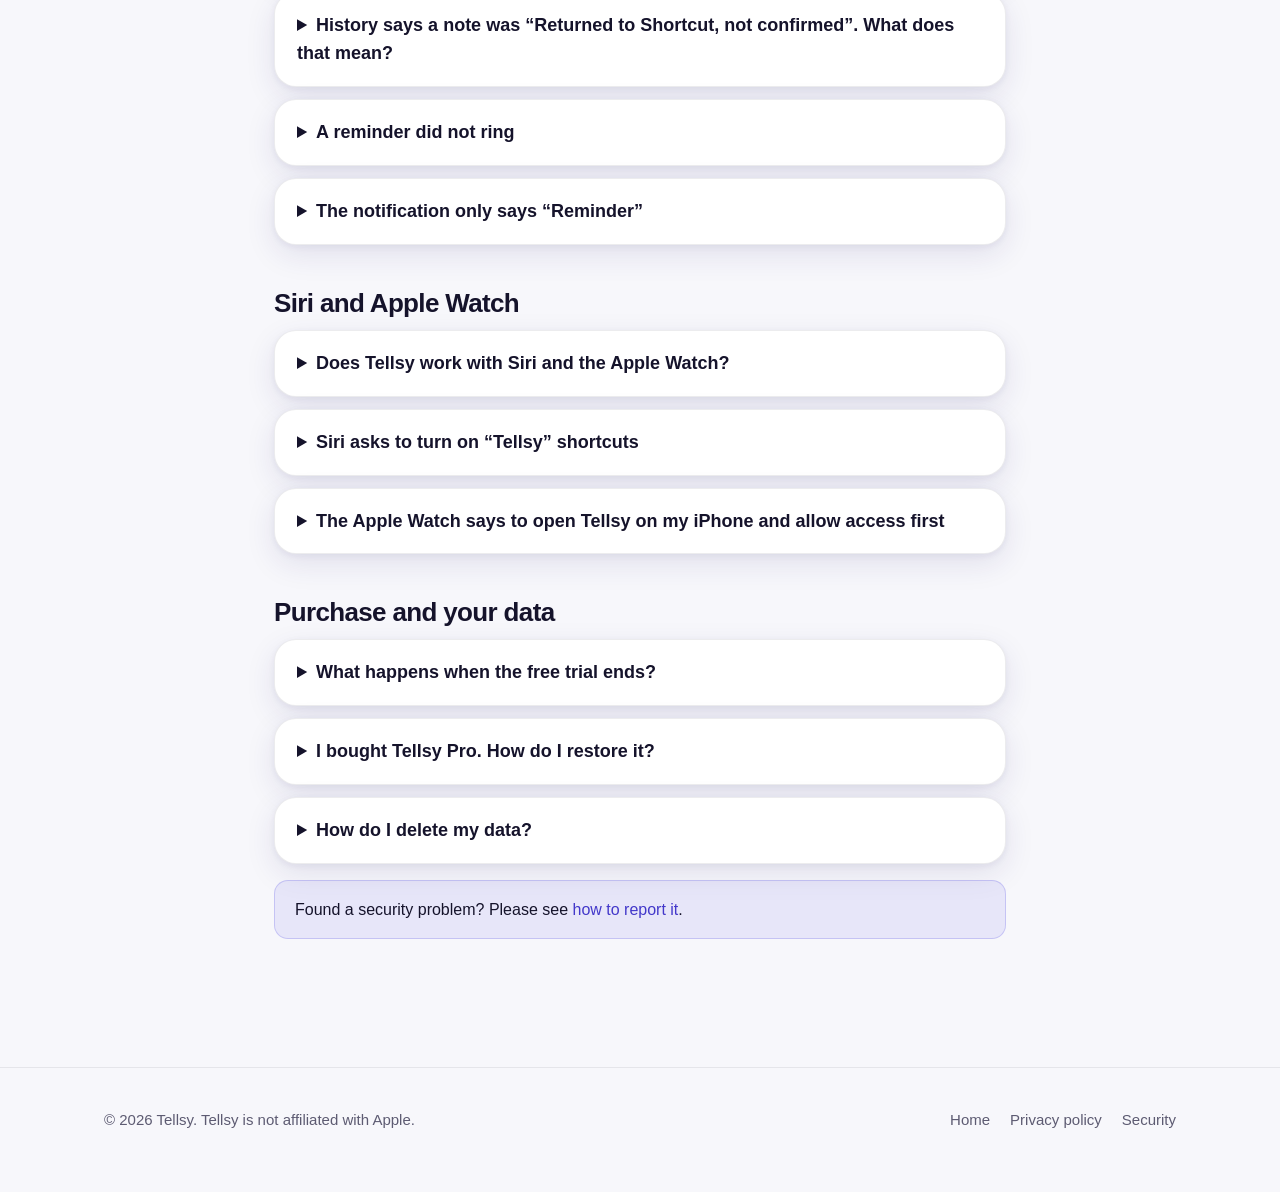
<file: support/index.html>
<!doctype html>
<html lang="en">
<head>
  <meta charset="utf-8">
  <meta name="viewport" content="width=device-width, initial-scale=1">
  <title>Support – Tellsy</title>
  <link rel="canonical" href="https://tellsy.app/support/">
  <meta name="description" content="Help with Tellsy: answers to common questions and how to get in touch.">
  <meta name="theme-color" content="#4f46e5">
  <link rel="icon" type="image/png" href="/assets/favicon.png">
  <link rel="apple-touch-icon" href="/assets/apple-touch-icon.png">
  <link rel="stylesheet" href="/assets/style.css">
</head>
<body>

<header class="site-header">
  <div class="wrap">
    <a class="brand" href="/"><img src="/assets/apple-touch-icon.png" alt="">Tellsy</a>
    <nav class="nav" aria-label="Main">
      <a href="/#features" class="hide-small">Features</a>
      <a href="/privacy/">Privacy</a>
      <a href="/security/" class="hide-small">Security</a>
      <a href="/support/" aria-current="page">Support</a>
    </nav>
  </div>
</header>

<main class="doc">
  <div class="wrap">
    <header>
      <span class="eyebrow">Support</span>
      <h1>How can we help?</h1>
      <p class="meta">Tellsy has a full guide built in: open the app and tap the question mark.</p>
    </header>

    <div class="summary card">
      <p><b>Get in touch.</b> Email <a href="mailto:support@tellsy.app?subject=Tellsy%20support">support@tellsy.app</a>. Say which iPhone and iOS version you have, and what you said or tapped. Please do not include private dictations unless you want to share them.</p>
    </div>

    <p class="meta">Jump to: <a href="#getting-started">Getting started</a> · <a href="#recording">Recording and recognition</a> · <a href="#where-things-go">Where things go</a> · <a href="#siri-watch">Siri and Apple Watch</a> · <a href="#purchase-data">Purchase and your data</a></p>

    <h2 id="getting-started">Getting started</h2>
    <div class="faq">
      <details class="card">
        <summary>Save time: set the language you speak most</summary>
        <p>Tellsy listens in one language at a time, and every recording starts in your default language. Set it to the one you use most under Settings › Dictation language, and you rarely need to tap a language first. That also means fewer wrong words, because Tellsy is not guessing between languages.</p>
        <p>If it wrote what you said in the wrong language, tap the language you are about to speak on the main screen before recording. Tellsy goes back to your default the next time it starts.</p>
      </details>
      <details class="card">
        <summary>Record without opening the app</summary>
        <p>Add Tellsy’s control to the Lock Screen or Control Center, or assign it to the Action button (iOS Settings › Action Button › Controls). One press starts recording, in any of the four languages, Greek included. The setup guide in the app shows each step.</p>
        <p>If you open Tellsy from the Home Screen, turn on Settings › Start recording when Tellsy opens and it starts listening without a tap.</p>
      </details>
      <details class="card">
        <summary>Can Tellsy start recording as soon as it opens?</summary>
        <p>Yes. Turn on Settings › Start recording when Tellsy opens. It then listens when you open it from the Home Screen or with “Hey Siri, open Tellsy”. It does not start when you unlock your iPhone or come back within 30 seconds. It is off by default, because it turns the microphone on without a tap.</p>
      </details>
      <details class="card">
        <summary>Do I have to say “shopping list”?</summary>
        <p>No. Two or more things to buy make a list: “Remember to buy eggs, rice and milk”, “Να θυμηθώ να αγοράσω αυγά, ρύζι και γάλα”, “Je dois acheter lait, œufs et riz”, “Devo comprare latte, uova e riso”. It stays a reminder if you give a day or time, name one thing, or say “remind me to”.</p>
      </details>
    </div>

    <h2 id="recording">Recording and recognition</h2>
    <div class="faq">
      <details class="card">
        <summary>Tellsy cannot hear me, or says it needs microphone access</summary>
        <p>Tellsy needs both the microphone and speech recognition. Open iOS Settings › Apps › Tellsy and turn both on. If you are on a call, or another app is recording, the microphone is busy: end the call or close that app and try again. You can also type a command instead of speaking.</p>
      </details>
      <details class="card">
        <summary>Recording stops too soon, or waits too long</summary>
        <p>Change the pause under Settings › Stopping. Notes and lists have their own, longer pause, because people stop to think. You can always tap the button to stop.</p>
        <p>In a noisy place, Tellsy learns how loud your voice is while you speak, and from then on quieter sound counts as silence: other people talking, music or a radio do not keep it listening after you stop, and steady noise such as traffic or an air conditioner is ignored. It cannot tell apart someone next to you who is as loud as you; then tap Stop, or hold the iPhone closer to your mouth.</p>
      </details>
      <details class="card">
        <summary>Tellsy keeps mishearing a name</summary>
        <p>Teach it the word: Settings › Recognition vocabulary › Custom words. Type the word as it should be written, for example a surname, a street or a product, not the mistake it makes. Turn on Use contact names so the people in your Contacts are recognised too. Names you save in items are also learned over time; Forget learned words clears them.</p>
      </details>
      <details class="card">
        <summary>It got the day or time wrong</summary>
        <p>Say the day and the time together, for example “on Friday at 3 pm” or “on the 20th at 10 in the morning”. Numeric dates are read day first, so “3/4” is 3 April.</p>
        <p>Keep Settings › Review before saving on while you get used to Tellsy: each item is shown on a card, where you can change the day, time or words before saving. Tellsy also stops and asks when a meeting has no date or the day is unclear. Something already saved can be opened from History.</p>
      </details>
    </div>

    <h2 id="where-things-go">Where things go</h2>
    <div class="faq">
      <details class="card">
        <summary>Where do my shopping lists go?</summary>
        <p>To Apple Reminders, unless you choose Apple Notes or Tellsy only under Settings › Where things go › Shopping lists. Tellsy asks for access to Reminders the first time you save a list in the app, or when you open it after Siri or the Apple Watch could not save a list without access, and then saves that list; if you refuse, the list waits in History and you can allow access later or pick another destination. A list you dictate becomes a list in Apple Reminders, named after the list's title, with one item per line to tick off there. Dictate the list again and only what is missing is added. Siri and the Apple Watch save it at once.</p>
        <p>Three things to know. The list's name follows the language you dictate in, so “Shopping list” and “Λίστα αγορών” are two lists. What you tick in Reminders does not show in Tellsy, and in My items such a list can only be read: edit and tick it in Reminders. Adding to a list by voice (“add eggs to the shopping list”) works for lists kept in Tellsy only.</p>
      </details>
      <details class="card">
        <summary>How do notes get into Apple Notes?</summary>
        <p>iOS gives apps no direct way to write into Apple Notes. Tellsy uses the share sheet (one tap on Notes), or a small Shortcut that saves without any taps. The setup guide in the app installs the Shortcut in two minutes.</p>
      </details>
      <details class="card">
        <summary>Can I use Tellsy without Apple's apps?</summary>
        <p>Yes. Under Settings › Where things go, choose “Tellsy only” for each kind of item. Everything then lives in My items, where reminders ring and lists and notes can be edited. Those items exist only on your iPhone and in your backups: if you delete the app or lose your iPhone without a backup, they cannot be recovered.</p>
      </details>
      <details class="card">
        <summary>History says a note was “Returned to Shortcut, not confirmed”. What does that mean?</summary>
        <p>A Shortcut you built took the note's text from Tellsy. Tellsy cannot see what the Shortcut did with it, so it does not call the note sent and never removes it automatically. Check that the note is in Notes, then tap Mark as saved; or tap Send to Notes to have Tellsy send it.</p>
      </details>
      <details class="card">
        <summary>A reminder did not ring</summary>
        <p>Tellsy rings for reminders kept in Tellsy (Settings › Where things go › Reminders › Tellsy only). Reminders sent to Apple Reminders are announced by Apple Reminders. Also check iOS Settings › Notifications › Tellsy › Allow Notifications.</p>
      </details>
      <details class="card">
        <summary>The notification only says “Reminder”</summary>
        <p>iOS hides the words on a locked iPhone until Face ID recognises you; that is iOS's Show Previews setting, “When Unlocked” by default. To see them on the locked screen too, choose “Always” under iOS Settings › Notifications › Tellsy › Show Previews.</p>
      </details>
    </div>

    <h2 id="siri-watch">Siri and Apple Watch</h2>
    <div class="faq">
      <details class="card">
        <summary>Does Tellsy work with Siri and the Apple Watch?</summary>
        <p>Yes: “Hey Siri, add to Tellsy” or “Hey Siri, record in Tellsy” in English, French and Italian (Siri does not support Greek), and a Watch app that sends what you say to your iPhone. The Siri phrases work on the iPhone; on the Watch, say “Hey Siri, open Tellsy”, then tap the button and the microphone. Away from your iPhone the Watch keeps what you dictate and says “Waiting for your iPhone”; it goes over when the iPhone is next in range, and the Watch then says “Saved on your iPhone.” Reviewing, saving and discarding a card need the iPhone within reach. On the Watch, tap the microphone on the keyboard screen and speak. The Watch writes in the language its keyboard is set to, so add every language you speak as a keyboard on your iPhone (Settings › General › Keyboard › Keyboards); it then appears on the Watch, where you switch language from the keyboard screen. Greek works with the in-app button, the Lock Screen button and the Action button.</p>
      </details>
      <details class="card">
        <summary>Siri asks to turn on “Tellsy” shortcuts</summary>
        <p>The first time you say “Hey Siri, add to Tellsy”, iOS asks whether to turn on Tellsy's shortcuts with Siri, with the buttons Cancel and Turn On. Tap Turn On. iOS asks this once; after that Siri goes straight to “What would you like to do?”.</p>
        <p>If you tapped Cancel, say the phrase again and iOS asks again. You can also turn it on in the Shortcuts app: find Tellsy under App Shortcuts, tap the info button and switch on Siri.</p>
      </details>
      <details class="card">
        <summary>The Apple Watch says to open Tellsy on my iPhone and allow access first</summary>
        <p>iOS asks for permission to use Reminders or Calendar only inside the app on the iPhone, never on the Watch. Nothing is lost: what you dictated is waiting in History. To clear it:</p>
        <ol>
          <li>Open Tellsy on the iPhone.</li>
          <li>Save a reminder or a shopping list there: the one you dictated is waiting in History, or dictate a new one and tap Save.</li>
          <li>iOS asks whether Tellsy may access your Reminders. Choose Allow Full Access. Tellsy needs full access because it also edits and completes reminders, not only adds them.</li>
          <li>From then on, saving works from the Watch as well.</li>
        </ol>
        <p>The same happens once for Calendar, the first time you save a meeting. If you would rather not give access, choose “Tellsy only” under Settings › Where things go, and no permission is needed.</p>
      </details>
    </div>

    <h2 id="purchase-data">Purchase and your data</h2>
    <div class="faq">
      <details class="card">
        <summary>What happens when the free trial ends?</summary>
        <p>Tellsy is free to download and every feature is free for 10 days from the moment you tap Start free trial. After that, recording new items (by voice, by typing, with Siri, Shortcuts or the Apple Watch) needs Tellsy Pro, a one-time purchase with no subscription. Nothing you already have is locked or deleted: History and My items stay fully usable, you can still edit, tick off, share and delete, and reminders kept in Tellsy still ring. Settings shows how many days are left.</p>
      </details>
      <details class="card">
        <summary>I bought Tellsy Pro. How do I restore it?</summary>
        <p>On a new or reinstalled iPhone signed in to the same Apple Account, Tellsy Pro normally comes back by itself. If it does not, open Settings in Tellsy and tap Restore Purchases; you may be asked to sign in to the App Store. Tellsy Pro is shared through Family Sharing, so a family member also taps Restore Purchases if it has not appeared. The free trial belongs to your Apple Account too, so reinstalling the app does not start it again. Payments, receipts and refunds are handled by Apple: see your purchase history in the App Store, or reportaproblem.apple.com for a refund.</p>
      </details>
      <details class="card">
        <summary>How do I delete my data?</summary>
        <p>In the app, History › Delete removes the items shown or everything; Settings has options to forget learned words. If History shows a notice that some entries could not be read, the copy Tellsy kept of them is deleted from that notice, or with Delete everything. Deleting the app removes all of its data from the iPhone. Items already sent to Calendar, Reminders or Notes are kept there; delete them in those apps.</p>
      </details>
    </div>

    <p class="note-box">Found a security problem? Please see <a href="/security/">how to report it</a>.</p>
  </div>
</main>

<footer class="site-footer">
  <div class="wrap">
    <span>© 2026 Tellsy. Tellsy is not affiliated with Apple.</span>
    <nav aria-label="Footer">
      <a href="/">Home</a>
      <a href="/privacy/">Privacy policy</a>
      <a href="/security/">Security</a>
    </nav>
  </div>
</footer>

</body>
</html>
</file>
<file: assets/style.css>
/* Tellsy website. Plain CSS, no external fonts, scripts or trackers. */

:root {
  --indigo: #4f46e5;
  --violet: #8b5cf6;
  --gradient: linear-gradient(135deg, var(--indigo), var(--violet));
  --meeting: #3b82f6;
  --reminder: #a855f7;
  --note: #f59e0b;
  --list: #10b981;

  --bg: #f7f7fb;
  --surface: #ffffff;
  --surface-2: #f0f0f7;
  --text: #15132b;
  --muted: #5d5b72;
  --border: rgba(21, 19, 43, 0.08);
  --accent-text: #4338ca;
  --glow-1: rgba(79, 70, 229, 0.16);
  --glow-2: rgba(139, 92, 246, 0.12);
  --shadow: 0 10px 30px rgba(36, 28, 110, 0.10), 0 2px 6px rgba(36, 28, 110, 0.06);

  --radius: 22px;
  --wrap: 1120px;
  color-scheme: light dark;
}

@media (prefers-color-scheme: dark) {
  :root {
    --bg: #0d0c18;
    --surface: #17152a;
    --surface-2: #201d38;
    --text: #f2f1fb;
    --muted: #a7a5bd;
    --border: rgba(255, 255, 255, 0.08);
    --accent-text: #a5b4fc;
    --glow-1: rgba(79, 70, 229, 0.30);
    --glow-2: rgba(139, 92, 246, 0.20);
    --shadow: 0 10px 30px rgba(0, 0, 0, 0.45);
  }
}

* { box-sizing: border-box; }

html { scroll-behavior: smooth; }

body {
  margin: 0;
  font-family: -apple-system, BlinkMacSystemFont, "SF Pro Text", "Segoe UI", Roboto, "Helvetica Neue", Arial, sans-serif;
  font-size: 17px;
  line-height: 1.6;
  color: var(--text);
  background:
    radial-gradient(900px 600px at 0% 0%, var(--glow-1), transparent 60%),
    radial-gradient(800px 600px at 100% 30%, var(--glow-2), transparent 60%),
    var(--bg);
  background-attachment: fixed;
  -webkit-font-smoothing: antialiased;
}

img { max-width: 100%; height: auto; display: block; }

a { color: var(--accent-text); text-decoration: none; }
a:hover { text-decoration: underline; }

.wrap { max-width: var(--wrap); margin: 0 auto; padding: 0 24px; }

/* ---------- Header ---------- */

.site-header {
  position: sticky;
  top: 0;
  z-index: 10;
  backdrop-filter: saturate(180%) blur(18px);
  -webkit-backdrop-filter: saturate(180%) blur(18px);
  background: color-mix(in srgb, var(--bg) 72%, transparent);
  border-bottom: 1px solid var(--border);
}

.site-header .wrap {
  display: flex;
  align-items: center;
  justify-content: space-between;
  height: 64px;
}

.brand {
  display: flex;
  align-items: center;
  gap: 10px;
  font-weight: 700;
  font-size: 20px;
  letter-spacing: -0.01em;
  color: var(--text);
}
.brand:hover { text-decoration: none; }
.brand img { width: 34px; height: 34px; border-radius: 9px; box-shadow: 0 4px 12px rgba(79, 70, 229, 0.35); }

.nav { display: flex; gap: 26px; align-items: center; }
.nav a { color: var(--muted); font-size: 15px; font-weight: 500; }
.nav a:hover, .nav a[aria-current="page"] { color: var(--text); text-decoration: none; }

@media (max-width: 720px) {
  .nav .hide-small { display: none; }
  .nav { gap: 16px; }
}

/* ---------- Buttons ---------- */

.button {
  display: inline-flex;
  align-items: center;
  gap: 10px;
  padding: 14px 24px;
  border-radius: 999px;
  font-weight: 600;
  font-size: 16px;
  color: #fff;
  background: var(--gradient);
  box-shadow: 0 10px 24px rgba(79, 70, 229, 0.35);
  border: 0;
}
.button:hover { text-decoration: none; filter: brightness(1.06); }

.button.secondary {
  color: var(--text);
  background: var(--surface);
  box-shadow: none;
  border: 1px solid var(--border);
}

.soon {
  display: inline-block;
  font-size: 13px;
  color: var(--muted);
  margin-top: 12px;
}

/* ---------- Hero ---------- */

/* The tilted phones lean outwards; clip them here so they never widen the page. */
.hero { padding: 72px 0 40px; overflow: hidden; }

.hero .wrap {
  display: grid;
  grid-template-columns: 1.1fr 0.9fr;
  gap: 48px;
  align-items: center;
}

.eyebrow {
  display: inline-flex;
  align-items: center;
  gap: 8px;
  padding: 6px 14px;
  border-radius: 999px;
  font-size: 14px;
  font-weight: 600;
  color: var(--accent-text);
  background: color-mix(in srgb, var(--indigo) 12%, transparent);
}

h1 {
  font-size: clamp(40px, 6vw, 66px);
  line-height: 1.05;
  letter-spacing: -0.035em;
  margin: 18px 0 18px;
}

.gradient-text {
  background: var(--gradient);
  -webkit-background-clip: text;
  background-clip: text;
  color: transparent;
}

.lead { font-size: 20px; color: var(--muted); max-width: 34em; margin: 0 0 30px; }

.cta { display: flex; flex-wrap: wrap; gap: 12px; align-items: center; }

.phones { position: relative; display: flex; justify-content: center; min-height: 600px; }

.phone {
  width: 260px;
  border-radius: 42px;
  padding: 10px;
  background: #0b0a14;
  box-shadow: 0 30px 60px rgba(36, 28, 110, 0.30), 0 0 0 1px rgba(255, 255, 255, 0.06) inset;
}
.phone img { border-radius: 33px; }
.phone.back { position: absolute; transform: translateX(-34%) rotate(-7deg) scale(0.9); opacity: 0.95; top: 20px; }
.phone.front { position: absolute; transform: translateX(26%) rotate(4deg); top: 0; }

@media (max-width: 900px) {
  .hero .wrap { grid-template-columns: 1fr; }
  .phones { min-height: 500px; }
}

@media (max-width: 520px) {
  .hero { padding-top: 44px; }
  .phones { min-height: 420px; }
  .phone { width: 190px; border-radius: 32px; padding: 7px; }
  .phone img { border-radius: 26px; }
  .phone.back { transform: translateX(-30%) rotate(-7deg) scale(0.9); }
  .phone.front { transform: translateX(24%) rotate(4deg); }
}

/* ---------- Sections ---------- */

section { padding: 72px 0; }

.section-head { max-width: 680px; margin: 0 auto 44px; text-align: center; }

h2 {
  font-size: clamp(30px, 4vw, 42px);
  line-height: 1.12;
  letter-spacing: -0.025em;
  margin: 0 0 14px;
}

.section-head p { color: var(--muted); font-size: 19px; margin: 0; }

.card {
  background: var(--surface);
  border: 1px solid var(--border);
  border-radius: var(--radius);
  box-shadow: var(--shadow);
}

/* One sentence, several items */

.sentence {
  max-width: 860px;
  margin: 0 auto 28px;
  padding: 26px 30px;
  font-size: 21px;
  line-height: 1.5;
  display: flex;
  gap: 18px;
  align-items: flex-start;
}

.mic {
  flex: none;
  width: 48px;
  height: 48px;
  border-radius: 50%;
  background: var(--gradient);
  display: grid;
  place-items: center;
  box-shadow: 0 8px 18px rgba(79, 70, 229, 0.35);
}
.mic svg { width: 22px; height: 22px; fill: #fff; }

.results {
  max-width: 860px;
  margin: 0 auto;
  display: grid;
  grid-template-columns: repeat(3, 1fr);
  gap: 16px;
}

.result { padding: 20px 22px; }
.result .tag {
  display: inline-flex;
  align-items: center;
  gap: 8px;
  font-size: 13px;
  font-weight: 700;
  text-transform: uppercase;
  letter-spacing: 0.04em;
}
.result .tag i { width: 10px; height: 10px; border-radius: 3px; display: inline-block; }
.result h3 { margin: 10px 0 4px; font-size: 19px; letter-spacing: -0.01em; }
.result p { margin: 0; color: var(--muted); font-size: 15px; }

.meeting .tag { color: var(--meeting); } .meeting .tag i { background: var(--meeting); }
.reminder .tag { color: var(--reminder); } .reminder .tag i { background: var(--reminder); }
.note .tag { color: var(--note); } .note .tag i { background: var(--note); }
.list .tag { color: var(--list); } .list .tag i { background: var(--list); }

@media (max-width: 760px) {
  .results { grid-template-columns: 1fr; }
  .sentence { font-size: 18px; padding: 20px; }
}

/* Feature grid */

.features {
  display: grid;
  grid-template-columns: repeat(3, 1fr);
  gap: 18px;
}

.feature { padding: 26px; }
.feature .icon {
  width: 44px;
  height: 44px;
  border-radius: 13px;
  display: grid;
  place-items: center;
  margin-bottom: 16px;
  color: #fff;
  background: var(--gradient);
}
.feature .icon svg { width: 22px; height: 22px; stroke: currentColor; fill: none; stroke-width: 2; stroke-linecap: round; stroke-linejoin: round; }
.feature h3 { margin: 0 0 6px; font-size: 19px; letter-spacing: -0.01em; }
.feature p { margin: 0; color: var(--muted); font-size: 16px; }

@media (max-width: 900px) { .features { grid-template-columns: 1fr 1fr; } }
@media (max-width: 600px) { .features { grid-template-columns: 1fr; } }

/* Apple Watch */

.watches { display: flex; flex-wrap: wrap; justify-content: center; gap: 28px 12px; }
.watch-item { margin: 0; width: 290px; text-align: center; }
.watch-strap { position: relative; width: 184px; margin: 0 auto; padding: 54px 0; }
.watch-strap::before,
.watch-strap::after {
  content: "";
  position: absolute;
  left: 26px;
  right: 26px;
  height: 66px;
}
.watch-strap::before { top: 0; border-radius: 16px 16px 0 0; background: linear-gradient(to top, #3d37a8, rgba(61, 55, 168, 0)); }
.watch-strap::after { bottom: 0; border-radius: 0 0 16px 16px; background: linear-gradient(to bottom, #3d37a8, rgba(61, 55, 168, 0)); }
.watch {
  position: relative;
  z-index: 1;
  padding: 13px;
  border-radius: 50px;
  background: linear-gradient(145deg, #34333f, #0b0a14 55%);
  box-shadow: 0 24px 46px rgba(36, 28, 110, 0.30), 0 0 0 1px rgba(255, 255, 255, 0.10) inset;
}
.watch::before,
.watch::after { content: ""; position: absolute; background: linear-gradient(90deg, #17161f, #44434f); }
.watch::before { right: -9px; top: 27%; width: 9px; height: 36px; border-radius: 3px 6px 6px 3px; }
.watch::after { right: -5px; top: 56%; width: 5px; height: 50px; border-radius: 0 4px 4px 0; }
.watch img { border-radius: 38px; background: #000; }
.watch-item figcaption { margin-top: 14px; color: var(--muted); font-size: 16px; }
.watch-item figcaption b { display: block; color: var(--text); font-size: 19px; margin-bottom: 2px; }
/* Today widget */
.widget-shot { max-width: 560px; margin: 0 auto; }
.widget-shot img { display: block; width: 100%; height: auto; border-radius: 26px; box-shadow: 0 18px 40px rgba(61, 55, 168, 0.18); }

.watch-note { text-align: center; color: var(--muted); margin: 34px auto 0; max-width: 36em; }

/* Everyday life */

.moments {
  display: grid;
  grid-template-columns: repeat(2, 1fr);
  gap: 18px;
}
.moment { padding: 28px; display: flex; gap: 18px; }
.moment .emoji {
  flex: none;
  width: 52px;
  height: 52px;
  border-radius: 16px;
  display: grid;
  place-items: center;
  font-size: 26px;
  background: var(--surface-2);
}
.moment h3 { margin: 2px 0 6px; font-size: 19px; }
.moment p { margin: 0; color: var(--muted); font-size: 16px; }
.moment q { color: var(--text); font-style: italic; }

@media (max-width: 760px) { .moments { grid-template-columns: 1fr; } }

/* Privacy band */

.privacy-band {
  padding: 48px;
  display: grid;
  grid-template-columns: 1fr 1fr;
  gap: 36px;
  align-items: center;
  background:
    radial-gradient(600px 300px at 100% 0%, var(--glow-2), transparent 70%),
    var(--surface);
}
.privacy-band ul { list-style: none; padding: 0; margin: 0; display: grid; gap: 12px; }
.privacy-band li { display: flex; gap: 12px; align-items: flex-start; }
.privacy-band li b { display: block; }
.privacy-band li span { color: var(--muted); font-size: 15px; }
.check {
  flex: none;
  width: 24px;
  height: 24px;
  border-radius: 50%;
  background: var(--gradient);
  display: grid;
  place-items: center;
  margin-top: 2px;
}
.check svg { width: 13px; height: 13px; stroke: #fff; fill: none; stroke-width: 3; stroke-linecap: round; stroke-linejoin: round; }

@media (max-width: 860px) { .privacy-band { grid-template-columns: 1fr; padding: 30px; } }

/* Languages strip */

.languages { display: flex; flex-wrap: wrap; justify-content: center; gap: 12px; margin-top: 28px; }
.languages span {
  padding: 10px 18px;
  border-radius: 999px;
  background: var(--surface);
  border: 1px solid var(--border);
  font-weight: 600;
}

/* Closing call to action */

.closing {
  text-align: center;
  padding: 60px 30px;
  color: #fff;
  background: var(--gradient);
  border-radius: 32px;
  box-shadow: 0 30px 60px rgba(79, 70, 229, 0.30);
}
.closing h2 { color: #fff; }
.closing p { color: rgba(255, 255, 255, 0.85); font-size: 19px; margin: 0 0 26px; }
.closing .button { background: #fff; color: var(--indigo); box-shadow: none; }

/* ---------- Document pages (privacy, security, support) ---------- */

.doc { padding: 56px 0 72px; }
.doc .wrap { max-width: 780px; }
.doc header { margin-bottom: 36px; }
.doc h1 { font-size: clamp(36px, 5vw, 52px); margin: 14px 0 10px; }
.doc .meta { color: var(--muted); font-size: 15px; }
.doc h2 { font-size: 26px; margin: 44px 0 12px; }
.doc h3 { font-size: 19px; margin: 26px 0 8px; }
.doc p, .doc li { color: var(--text); }
.doc ul { padding-left: 1.2em; }
.doc li { margin: 6px 0; }
.doc .summary { padding: 24px 28px; margin-bottom: 8px; }
.doc .summary p:first-child { margin-top: 0; }
.doc .summary p:last-child { margin-bottom: 0; }
.doc .note-box {
  padding: 16px 20px;
  border-radius: 14px;
  background: color-mix(in srgb, var(--indigo) 9%, transparent);
  border: 1px solid color-mix(in srgb, var(--indigo) 22%, transparent);
  font-size: 16px;
}
.doc table { width: 100%; border-collapse: collapse; font-size: 16px; margin: 12px 0; }
.doc th, .doc td { text-align: left; padding: 10px 12px; border-bottom: 1px solid var(--border); vertical-align: top; }
.doc th { color: var(--muted); font-weight: 600; font-size: 14px; text-transform: uppercase; letter-spacing: 0.04em; }

/* On a phone each row of a table becomes a small card: three columns do not fit. */
@media (max-width: 600px) {
  .doc table, .doc tbody, .doc tr, .doc td { display: block; width: 100%; }
  .doc tr:first-child { display: none; }
  .doc tr { padding: 14px 0; border-bottom: 1px solid var(--border); }
  .doc td { border: 0; padding: 2px 0; }
  .doc td:first-child { font-weight: 700; }
  .doc td:nth-child(2) { color: var(--muted); font-size: 15px; }
}

.faq details { padding: 18px 22px; margin: 12px 0; }
.faq summary { cursor: pointer; font-weight: 600; font-size: 18px; }
.faq details p { margin: 12px 0 0; color: var(--muted); }
.faq details ol { margin: 10px 0 0; padding-left: 1.3em; }
.faq details li { color: var(--muted); }

/* ---------- Footer ---------- */

.site-footer { padding: 40px 0 60px; color: var(--muted); font-size: 15px; border-top: 1px solid var(--border); margin-top: 40px; }
.site-footer .wrap { display: flex; flex-wrap: wrap; gap: 18px; justify-content: space-between; align-items: center; }
.site-footer nav { display: flex; flex-wrap: wrap; gap: 20px; }
.site-footer a { color: var(--muted); }
.site-footer a:hover { color: var(--text); }
</file>
